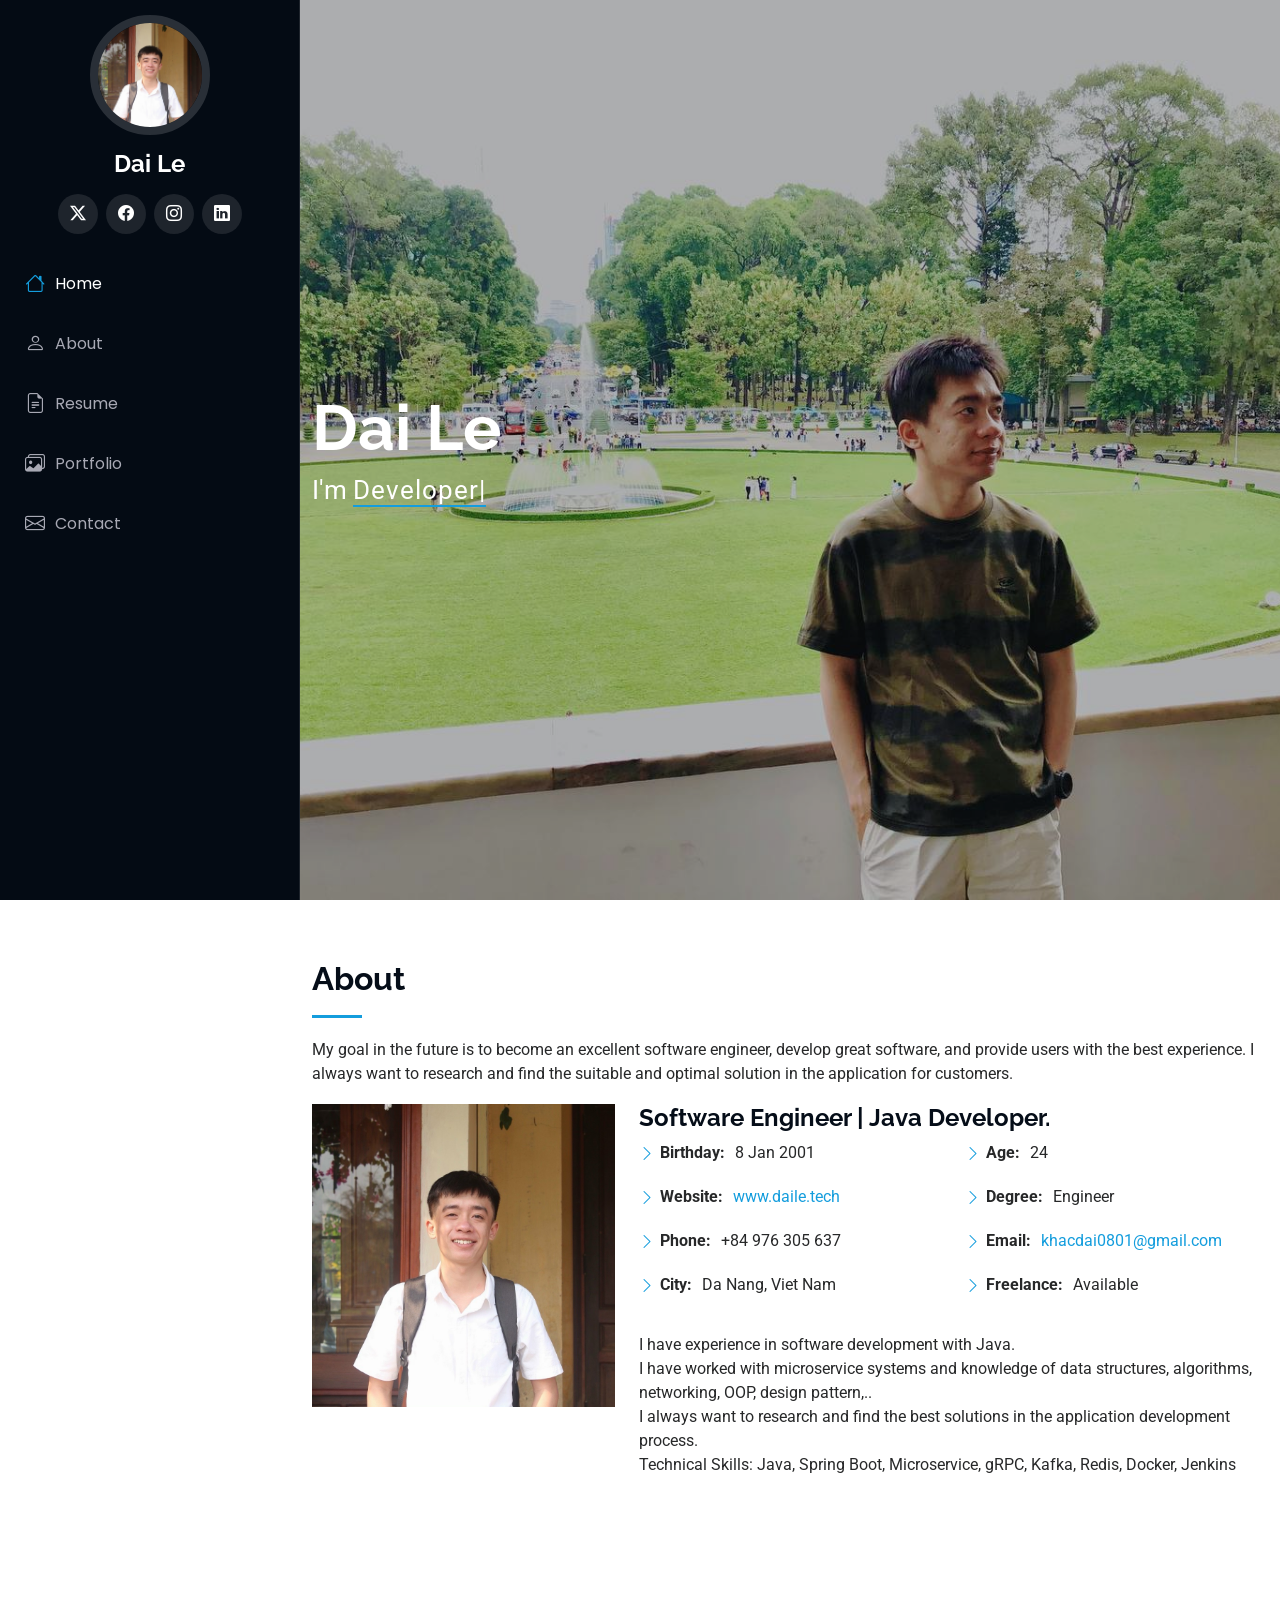
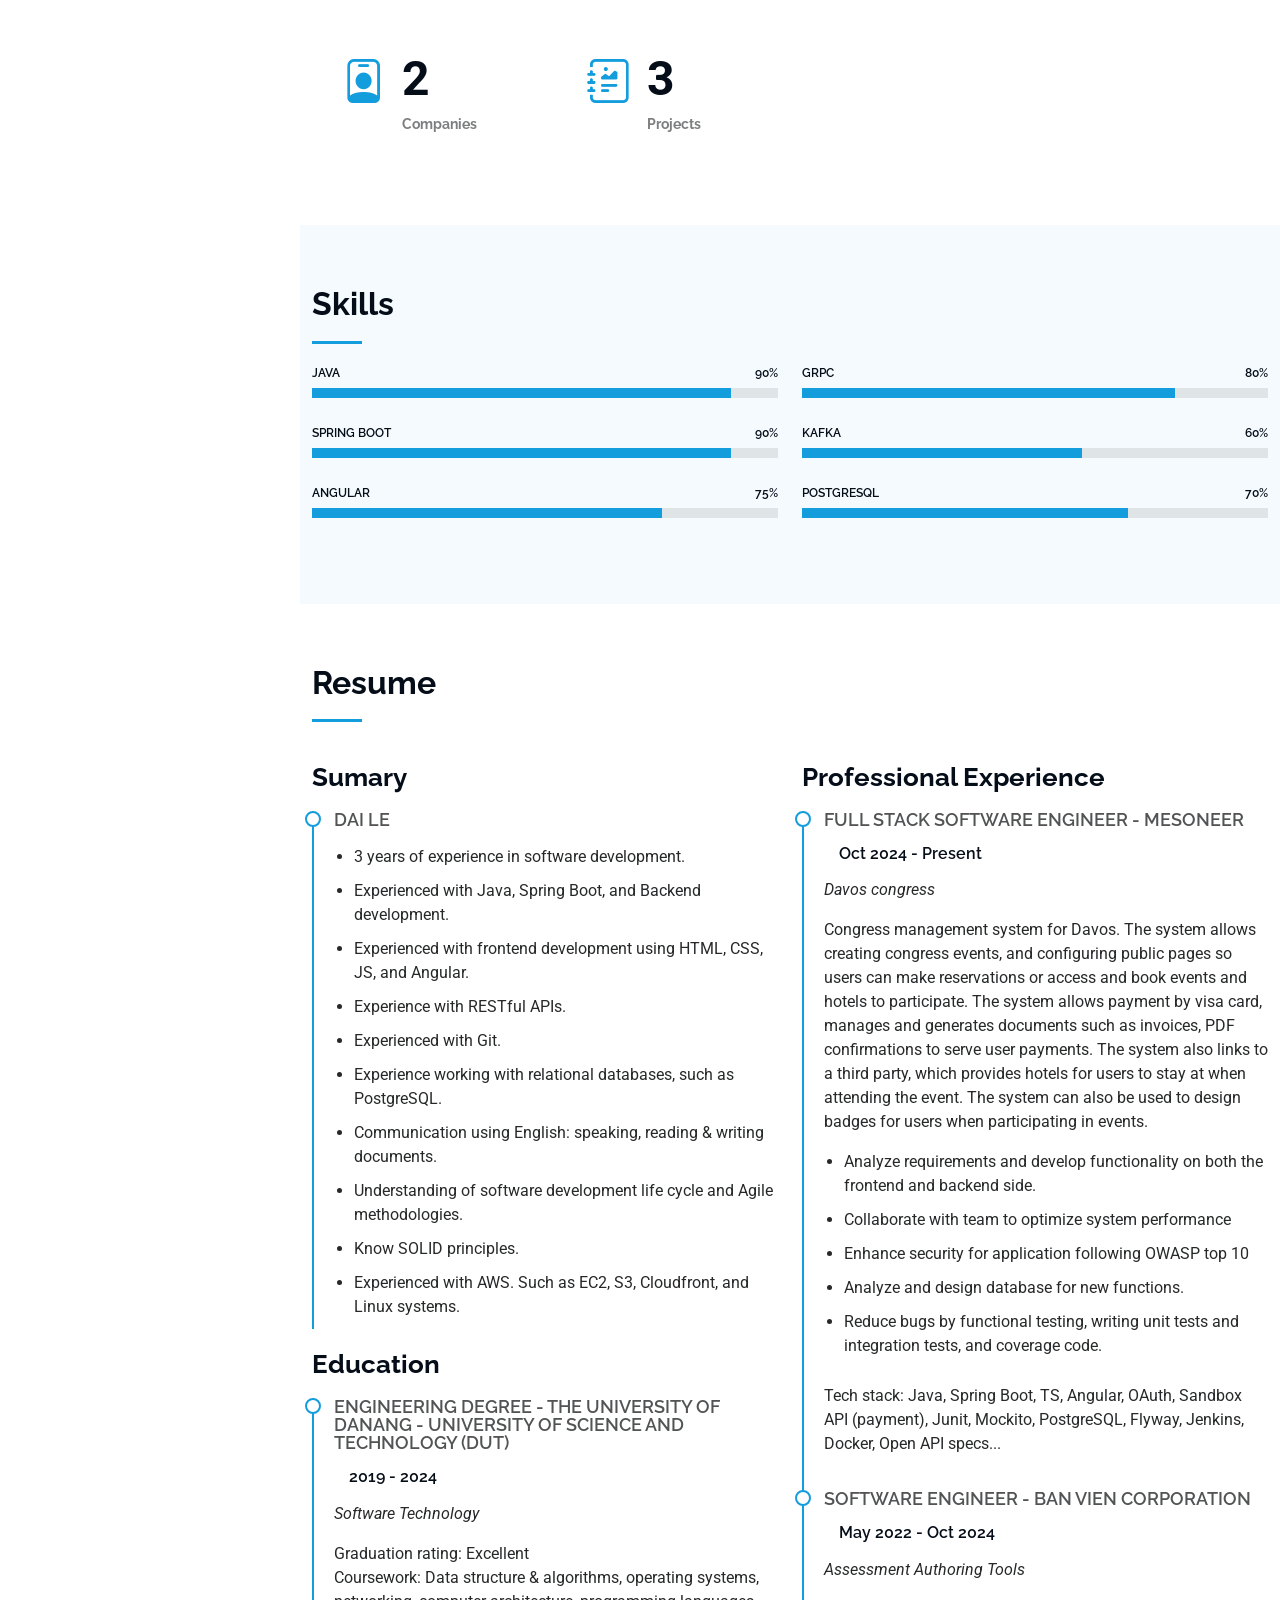
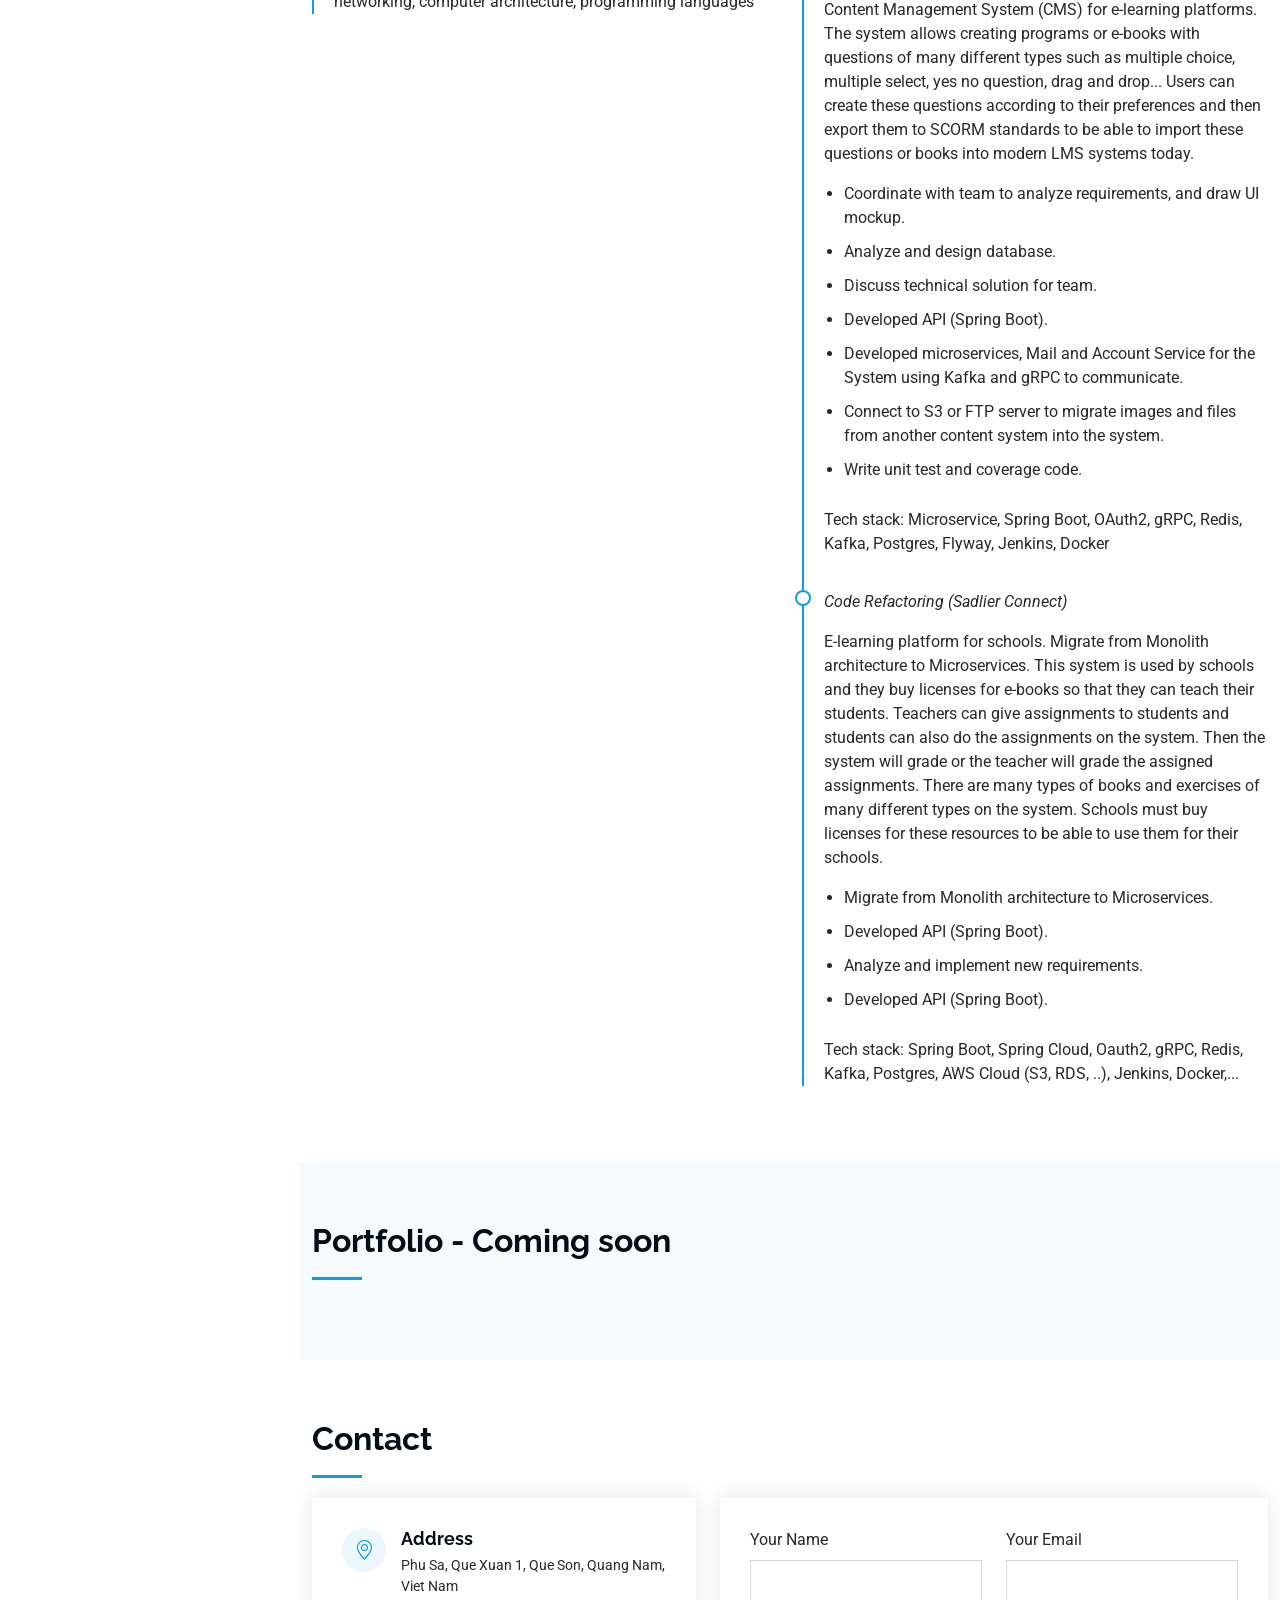
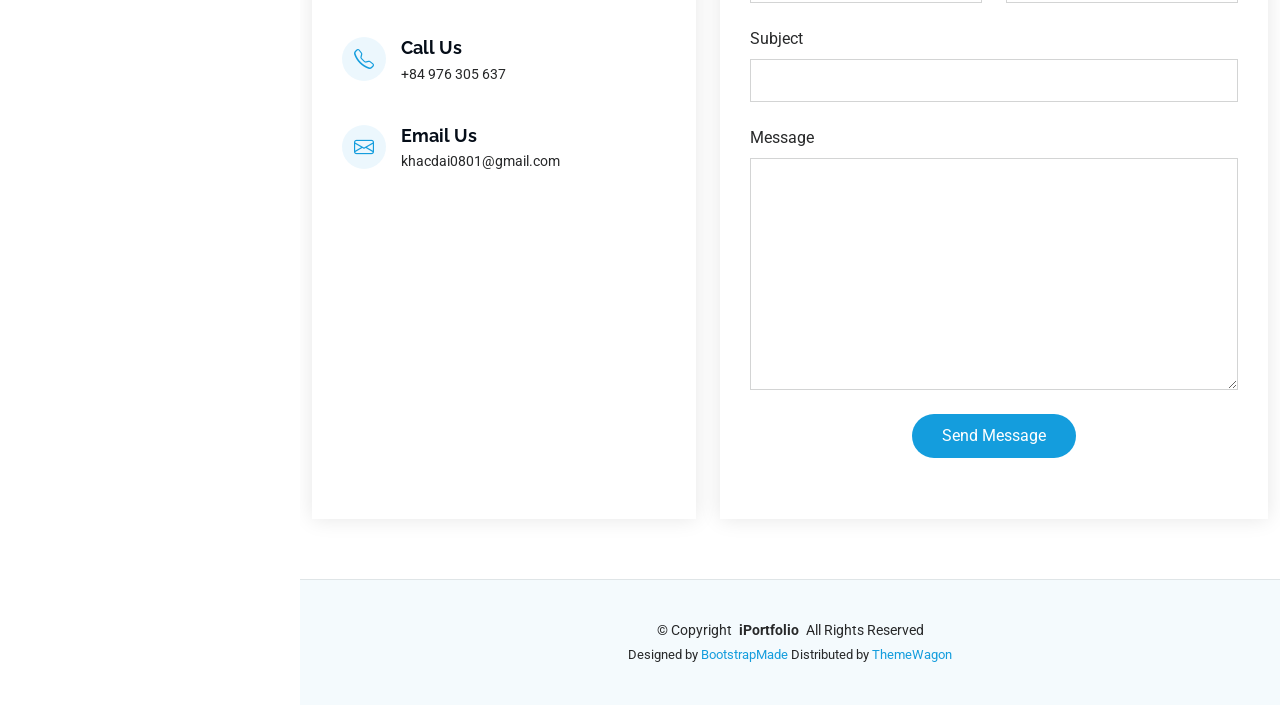
<file: index.html>
<!DOCTYPE html>
<html lang="en">

<head>
  <meta charset="utf-8">
  <meta content="width=device-width, initial-scale=1.0" name="viewport">
  <title>Dai Le Profile</title>
  <meta content="" name="description">
  <meta content="" name="keywords">

  <!-- Favicons -->
  <link href="assets/img/daile-blog.png" rel="icon">
  <link href="assets/img/apple-touch-icon.png" rel="apple-touch-icon">

  <!-- Fonts -->
  <link href="https://fonts.googleapis.com" rel="preconnect">
  <link href="https://fonts.gstatic.com" rel="preconnect" crossorigin>
  <link href="https://fonts.googleapis.com/css2?family=Roboto:ital,wght@0,100;0,300;0,400;0,500;0,700;0,900;1,100;1,300;1,400;1,500;1,700;1,900&family=Poppins:ital,wght@0,100;0,200;0,300;0,400;0,500;0,600;0,700;0,800;0,900;1,100;1,200;1,300;1,400;1,500;1,600;1,700;1,800;1,900&family=Raleway:ital,wght@0,100;0,200;0,300;0,400;0,500;0,600;0,700;0,800;0,900;1,100;1,200;1,300;1,400;1,500;1,600;1,700;1,800;1,900&display=swap" rel="stylesheet">

  <!-- Vendor CSS Files -->
  <link href="assets/vendor/bootstrap/css/bootstrap.min.css" rel="stylesheet">
  <link href="assets/vendor/bootstrap-icons/bootstrap-icons.css" rel="stylesheet">
  <link href="assets/vendor/aos/aos.css" rel="stylesheet">
  <link href="assets/vendor/glightbox/css/glightbox.min.css" rel="stylesheet">
  <link href="assets/vendor/swiper/swiper-bundle.min.css" rel="stylesheet">

  <!-- Main CSS File -->
  <link href="assets/css/main.css" rel="stylesheet">

  <!-- =======================================================
  * Template Name: iPortfolio
  * Template URL: https://bootstrapmade.com/iportfolio-bootstrap-portfolio-websites-template/
  * Updated: Jun 29 2024 with Bootstrap v5.3.3
  * Author: BootstrapMade.com
  * License: https://bootstrapmade.com/license/
  ======================================================== -->
</head>

<body class="index-page">

  <header id="header" class="header dark-background d-flex flex-column">
    <i class="header-toggle d-xl-none bi bi-list"></i>

    <div class="profile-img">
      <img src="assets/img/my-profile-img.jpeg" alt="" class="img-fluid rounded-circle">
    </div>

    <a href="index.html" class="logo d-flex align-items-center justify-content-center">
      <!-- Uncomment the line below if you also wish to use an image logo -->
      <!-- <img src="assets/img/logo.png" alt=""> -->
      <h1 class="sitename">Dai Le</h1>
    </a>

    <div class="social-links text-center">
      <a href="#" class="twitter"><i class="bi bi-twitter-x"></i></a>
      <a href="https://www.facebook.com/dailleeka/" target="_blank" class="facebook"><i class="bi bi-facebook"></i></a>
      <a href="https://instagram.com/daileka_" target="_blank" class="instagram"><i class="bi bi-instagram"></i></a>
      <a href="https://linkedin.com/in/daile0812" target="_blank" class="linkedin"><i class="bi bi-linkedin"></i></a>
    </div>

    <nav id="navmenu" class="navmenu">
      <ul>
        <li><a href="#hero" class="active"><i class="bi bi-house navicon"></i>Home</a></li>
        <li><a href="#about"><i class="bi bi-person navicon"></i> About</a></li>
        <li><a href="#resume"><i class="bi bi-file-earmark-text navicon"></i> Resume</a></li>
        <li><a href="#portfolio"><i class="bi bi-images navicon"></i> Portfolio</a></li>
        <li><a href="#contact"><i class="bi bi-envelope navicon"></i> Contact</a></li>
      </ul>
    </nav>

  </header>

  <main class="main">

    <!-- Hero Section -->
    <section id="hero" class="hero section dark-background">

      <img src="assets/img/cover_photo.jpg" alt="" data-aos="fade-in" class="">

      <div class="container" data-aos="fade-up" data-aos-delay="100">
        <h2>Dai Le</h2>
        <p>I'm <span class="typed" data-typed-items="Developer">Developer</span><span class="typed-cursor typed-cursor--blink" aria-hidden="true"></span><span class="typed-cursor typed-cursor--blink" aria-hidden="true"></span></p>
      </div>

    </section><!-- /Hero Section -->

    <!-- About Section -->
    <section id="about" class="about section">

      <!-- Section Title -->
      <div class="container section-title" data-aos="fade-up">
        <h2>About</h2>
        <p>My goal in the future is to become an excellent software engineer, develop great software, and provide users with the best experience. I always want to research and find the suitable and optimal solution in the application for customers.</p>
      </div><!-- End Section Title -->

      <div class="container" data-aos="fade-up" data-aos-delay="100">

        <div class="row gy-4 justify-content-center">
          <div class="col-lg-4">
            <img src="assets/img/my-profile-img.jpeg" class="img-fluid" alt="">
          </div>
          <div class="col-lg-8 content">
            <h2>Software Engineer | Java Developer.</h2>
            <div class="row">
              <div class="col-lg-6">
                <ul>
                  <li><i class="bi bi-chevron-right"></i> <strong>Birthday:</strong> <span>8 Jan 2001</span></li>
                  <li><i class="bi bi-chevron-right"></i> <strong>Website:</strong> <span><a href="https://daile.tech" target="_blank">www.daile.tech</a></span></li>
                  <li><i class="bi bi-chevron-right"></i> <strong>Phone:</strong> <span>+84 976 305 637</span></li>
                  <li><i class="bi bi-chevron-right"></i> <strong>City:</strong> <span>Da Nang, Viet Nam</span></li>
                </ul>
              </div>
              <div class="col-lg-6">
                <ul>
                  <li><i class="bi bi-chevron-right"></i> <strong>Age:</strong> <span>24</span></li>
                  <li><i class="bi bi-chevron-right"></i> <strong>Degree:</strong> <span>Engineer</span></li>
                  <li><i class="bi bi-chevron-right"></i> <strong>Email:</strong> <span><a href="mailto:khacdai0801@gmail.com">khacdai0801@gmail.com</a></span></li>
                  <li><i class="bi bi-chevron-right"></i> <strong>Freelance:</strong> <span>Available</span></li>
                </ul>
              </div>
            </div>
            <p class="py-3">
              I have experience in software development with Java.<br/>
              I have worked with microservice systems and knowledge of data structures, algorithms, networking, OOP, design pattern,..<br/>
              I always want to research and find the best solutions in the application development process.<br/>
              Technical Skills: Java, Spring Boot, Microservice, gRPC, Kafka, Redis, Docker, Jenkins<br/>
            </p>
          </div>
        </div>

      </div>

    </section><!-- /About Section -->

    <!-- Stats Section -->
    <section id="stats" class="stats section">

      <div class="container" data-aos="fade-up" data-aos-delay="100">

        <div class="row gy-4">
          <div class="col-lg-3 col-md-6">
            <div class="stats-item">
              <i class="bi bi-person-badge"></i>
              <span data-purecounter-start="0" data-purecounter-end="2" data-purecounter-duration="1" class="purecounter"></span>
              <p><strong>Companies</strong></p>
            </div>
          </div><!-- End Stats Item -->

          <div class="col-lg-3 col-md-6">
            <div class="stats-item">
              <i class="bi bi-journal-richtext"></i>
              <span data-purecounter-start="0" data-purecounter-end="3" data-purecounter-duration="1" class="purecounter"></span>
              <p><strong>Projects</strong></p>
            </div>
          </div><!-- End Stats Item -->
        </div>

      </div>

    </section><!-- /Stats Section -->

    <!-- Skills Section -->
    <section id="skills" class="skills section light-background">

      <!-- Section Title -->
      <div class="container section-title" data-aos="fade-up">
        <h2>Skills</h2>
      </div><!-- End Section Title -->

      <div class="container" data-aos="fade-up" data-aos-delay="100">

        <div class="row skills-content skills-animation">

          <div class="col-lg-6">

            <div class="progress">
              <span class="skill"><span>Java</span> <i class="val">90%</i></span>
              <div class="progress-bar-wrap">
                <div class="progress-bar" role="progressbar" aria-valuenow="90" aria-valuemin="0" aria-valuemax="100"></div>
              </div>
            </div><!-- End Skills Item -->

            <div class="progress">
              <span class="skill"><span>Spring Boot</span> <i class="val">90%</i></span>
              <div class="progress-bar-wrap">
                <div class="progress-bar" role="progressbar" aria-valuenow="90" aria-valuemin="0" aria-valuemax="100"></div>
              </div>
            </div><!-- End Skills Item -->

            <div class="progress">
              <span class="skill"><span>Angular</span> <i class="val">75%</i></span>
              <div class="progress-bar-wrap">
                <div class="progress-bar" role="progressbar" aria-valuenow="75" aria-valuemin="0" aria-valuemax="100"></div>
              </div>
            </div><!-- End Skills Item -->

          </div>

          <div class="col-lg-6">

            <div class="progress">
              <span class="skill"><span>gRPC</span> <i class="val">80%</i></span>
              <div class="progress-bar-wrap">
                <div class="progress-bar" role="progressbar" aria-valuenow="80" aria-valuemin="0" aria-valuemax="100"></div>
              </div>
            </div><!-- End Skills Item -->

            <div class="progress">
              <span class="skill"><span>Kafka</span> <i class="val">60%</i></span>
              <div class="progress-bar-wrap">
                <div class="progress-bar" role="progressbar" aria-valuenow="60" aria-valuemin="0" aria-valuemax="100"></div>
              </div>
            </div><!-- End Skills Item -->

            <div class="progress">
              <span class="skill"><span>PostgreSQL</span> <i class="val">70%</i></span>
              <div class="progress-bar-wrap">
                <div class="progress-bar" role="progressbar" aria-valuenow="70" aria-valuemin="0" aria-valuemax="100"></div>
              </div>
            </div><!-- End Skills Item -->

          </div>

        </div>

      </div>

    </section><!-- /Skills Section -->

    <!-- Resume Section -->
    <section id="resume" class="resume section">

      <!-- Section Title -->
      <div class="container section-title" data-aos="fade-up">
        <h2>Resume</h2>
      </div><!-- End Section Title -->

      <div class="container">

        <div class="row">

          <div class="col-lg-6" data-aos="fade-up" data-aos-delay="100">
            <h3 class="resume-title">Sumary</h3>

            <div class="resume-item pb-0">
              <h4>Dai Le</h4>
              <p>
              <ul>
                <li>3 years of experience in software development.</li>
                <li>Experienced with Java, Spring Boot, and Backend development.</li>
                <li>Experienced with frontend development using HTML, CSS, JS, and Angular.</li>
                <li>Experience with RESTful APIs.</li>
                <li>Experienced with Git.</li>
                <li>Experience working with relational databases, such as PostgreSQL.</li>
                <li>Communication using English: speaking, reading & writing documents.</li>
                <li>Understanding of software development life cycle and Agile methodologies.</li>
                <li>Know SOLID principles.</li>
                <li>Experienced with AWS. Such as EC2, S3, Cloudfront, and Linux systems.</li>
              </ul>
            </div><!-- Edn Resume Item -->

            <h3 class="resume-title">Education</h3>
            <div class="resume-item">
              <h4>Engineering Degree - The University of Danang - University of Science and Technology (DUT)</h4>
              <h5>2019 - 2024</h5>
              <p><em>Software Technology</em></p>
              <p>Graduation rating: Excellent<br/>
                Coursework: Data structure & algorithms, operating systems, networking, computer architecture, programming languages</p>
            </div><!-- Edn Resume Item -->
          </div>

          <div class="col-lg-6" data-aos="fade-up" data-aos-delay="200">
            <h3 class="resume-title">Professional Experience</h3>
            <div class="resume-item">
              <h4>Full Stack Software Engineer - Mesoneer</h4>
              <h5>Oct 2024 - Present</h5>
              <p><em>Davos congress</em></p>
              <p>Congress management system for Davos. The system allows creating congress events, and configuring public pages so
                users can make reservations or access and book events and hotels to participate. The system allows payment by visa card, manages and
                generates documents such as invoices, PDF confirmations to serve user payments. The system also links to a third party, which provides
                hotels for users to stay at when attending the event. The system can also be used to design badges for users when participating in events.</p>
              <ul>
                <li>Analyze requirements and develop functionality on both the frontend and backend side.</li>
                <li>Collaborate with team to optimize system performance</li>
                <li>Enhance security for application following OWASP top 10</li>
                <li>Analyze and design database for new functions.</li>
                <li>Reduce bugs by functional testing, writing unit tests and integration tests, and coverage code.</li>
              </ul>
              <p>Tech stack: Java, Spring Boot, TS, Angular, OAuth, Sandbox API (payment), Junit, Mockito, PostgreSQL, Flyway, Jenkins, Docker, Open
                API specs...</p>
            </div><!-- Edn Resume Item -->

            <div class="resume-item">
              <h4>Software Engineer - Ban Vien Corporation</h4>
              <h5>May 2022 - Oct 2024</h5>
              <p><em>Assessment Authoring Tools</em></p>
              <p>Content Management System (CMS) for e-learning platforms. The system allows creating programs or e-books with
                questions of many different types such as multiple choice, multiple select, yes no question, drag and drop... Users can create these questions
                according to their preferences and then export them to SCORM standards to be able to import these questions or books into modern LMS
                systems today.</p>
              <ul>
                <li>Coordinate with team to analyze requirements, and draw UI mockup.</li>
                <li>Analyze and design database.</li>
                <li>Discuss technical solution for team.</li>
                <li>Developed API (Spring Boot).</li>
                <li>Developed microservices, Mail and Account Service for the System using Kafka and gRPC to communicate.</li>
                <li>Connect to S3 or FTP server to migrate images and files from another content system into the system.</li>
                <li>Write unit test and coverage code.</li>
              </ul>
              <p>Tech stack: Microservice, Spring Boot, OAuth2, gRPC, Redis, Kafka, Postgres, Flyway, Jenkins, Docker</p>
            </div><!-- Edn Resume Item -->

            <div class="resume-item">
              <p><em>Code Refactoring (Sadlier Connect)</em></p>
              <p>E-learning platform for schools. Migrate from Monolith architecture to Microservices. This system is used by schools
                and they buy licenses for e-books so that they can teach their students. Teachers can give assignments to students and students can also do the
                assignments on the system. Then the system will grade or the teacher will grade the assigned assignments. There are many types of books
                and exercises of many different types on the system. Schools must buy licenses for these resources to be able to use them for their schools.</p>
              <ul>
                <li>Migrate from Monolith architecture to Microservices.</li>
                <li>Developed API (Spring Boot).</li>
                <li>Analyze and implement new requirements.</li>
                <li>Developed API (Spring Boot).</li>
              </ul>
              <p>Tech stack: Spring Boot, Spring Cloud, Oauth2, gRPC, Redis, Kafka, Postgres, AWS Cloud (S3, RDS, ..), Jenkins, Docker,...</p>
            </div><!-- Edn Resume Item -->

          </div>

        </div>

      </div>

    </section><!-- /Resume Section -->

    <!-- Portfolio Section -->
    <section id="portfolio" class="portfolio section light-background">

      <!-- Section Title -->
      <div class="container section-title" data-aos="fade-up">
        <h2>Portfolio - Coming soon</h2>
      </div><!-- End Section Title -->
    </section><!-- /Portfolio Section -->

    <!-- Contact Section -->
    <section id="contact" class="contact section">

      <!-- Section Title -->
      <div class="container section-title" data-aos="fade-up">
        <h2>Contact</h2>
      </div><!-- End Section Title -->

      <div class="container" data-aos="fade-up" data-aos-delay="100">

        <div class="row gy-4">

          <div class="col-lg-5">

            <div class="info-wrap">
              <div class="info-item d-flex" data-aos="fade-up" data-aos-delay="200">
                <i class="bi bi-geo-alt flex-shrink-0"></i>
                <div>
                  <h3>Address</h3>
                  <p>Phu Sa, Que Xuan 1, Que Son, Quang Nam, Viet Nam</p>
                </div>
              </div><!-- End Info Item -->

              <div class="info-item d-flex" data-aos="fade-up" data-aos-delay="300">
                <i class="bi bi-telephone flex-shrink-0"></i>
                <div>
                  <h3>Call Us</h3>
                  <p>+84 976 305 637</p>
                </div>
              </div><!-- End Info Item -->

              <div class="info-item d-flex" data-aos="fade-up" data-aos-delay="400">
                <i class="bi bi-envelope flex-shrink-0"></i>
                <div>
                  <h3>Email Us</h3>
                  <p>khacdai0801@gmail.com</p>
                </div>
              </div><!-- End Info Item -->

              <iframe src="https://www.google.com/maps/embed?pb=!1m14!1m12!1m3!1d367.79122903485285!2d108.30692055375803!3d15.81946594887235!2m3!1f0!2f0!3f0!3m2!1i1024!2i768!4f13.1!5e1!3m2!1sen!2s!4v1746808709648!5m2!1sen!2s" frameborder="0" style="border:0; width: 100%; height: 270px;" allowfullscreen="" loading="lazy" referrerpolicy="no-referrer-when-downgrade"></iframe>
            </div>
          </div>

          <div class="col-lg-7">
            <form action="forms/contact.php" method="post" class="php-email-form" data-aos="fade-up" data-aos-delay="200">
              <div class="row gy-4">

                <div class="col-md-6">
                  <label for="name-field" class="pb-2">Your Name</label>
                  <input type="text" name="name" id="name-field" class="form-control" required="">
                </div>

                <div class="col-md-6">
                  <label for="email-field" class="pb-2">Your Email</label>
                  <input type="email" class="form-control" name="email" id="email-field" required="">
                </div>

                <div class="col-md-12">
                  <label for="subject-field" class="pb-2">Subject</label>
                  <input type="text" class="form-control" name="subject" id="subject-field" required="">
                </div>

                <div class="col-md-12">
                  <label for="message-field" class="pb-2">Message</label>
                  <textarea class="form-control" name="message" rows="10" id="message-field" required=""></textarea>
                </div>

                <div class="col-md-12 text-center">
                  <div class="loading">Loading</div>
                  <div class="error-message"></div>
                  <div class="sent-message">Your message has been sent. Thank you!</div>

                  <button type="submit">Send Message</button>
                </div>

              </div>
            </form>
          </div><!-- End Contact Form -->

        </div>

      </div>

    </section><!-- /Contact Section -->

  </main>

  <footer id="footer" class="footer position-relative light-background">

    <div class="container">
      <div class="copyright text-center ">
        <p>© <span>Copyright</span> <strong class="px-1 sitename">iPortfolio</strong> <span>All Rights Reserved</span></p>
      </div>
      <div class="credits">
        <!-- All the links in the footer should remain intact. -->
        <!-- You can delete the links only if you've purchased the pro version. -->
        <!-- Licensing information: https://bootstrapmade.com/license/ -->
        <!-- Purchase the pro version with working PHP/AJAX contact form: [buy-url] -->
        Designed by <a href="https://bootstrapmade.com/">BootstrapMade</a> Distributed by <a href="https://themewagon.com">ThemeWagon</a>
      </div>
    </div>

  </footer>

  <!-- Scroll Top -->
  <a href="#" id="scroll-top" class="scroll-top d-flex align-items-center justify-content-center"><i class="bi bi-arrow-up-short"></i></a>

  <!-- Preloader -->
  <div id="preloader"></div>

  <!-- Vendor JS Files -->
  <script src="assets/vendor/bootstrap/js/bootstrap.bundle.min.js"></script>
  <script src="assets/vendor/php-email-form/validate.js"></script>
  <script src="assets/vendor/aos/aos.js"></script>
  <script src="assets/vendor/typed.js/typed.umd.js"></script>
  <script src="assets/vendor/purecounter/purecounter_vanilla.js"></script>
  <script src="assets/vendor/waypoints/noframework.waypoints.js"></script>
  <script src="assets/vendor/glightbox/js/glightbox.min.js"></script>
  <script src="assets/vendor/imagesloaded/imagesloaded.pkgd.min.js"></script>
  <script src="assets/vendor/isotope-layout/isotope.pkgd.min.js"></script>
  <script src="assets/vendor/swiper/swiper-bundle.min.js"></script>

  <!-- Main JS File -->
  <script src="assets/js/main.js"></script>

</body>

</html>
</file>
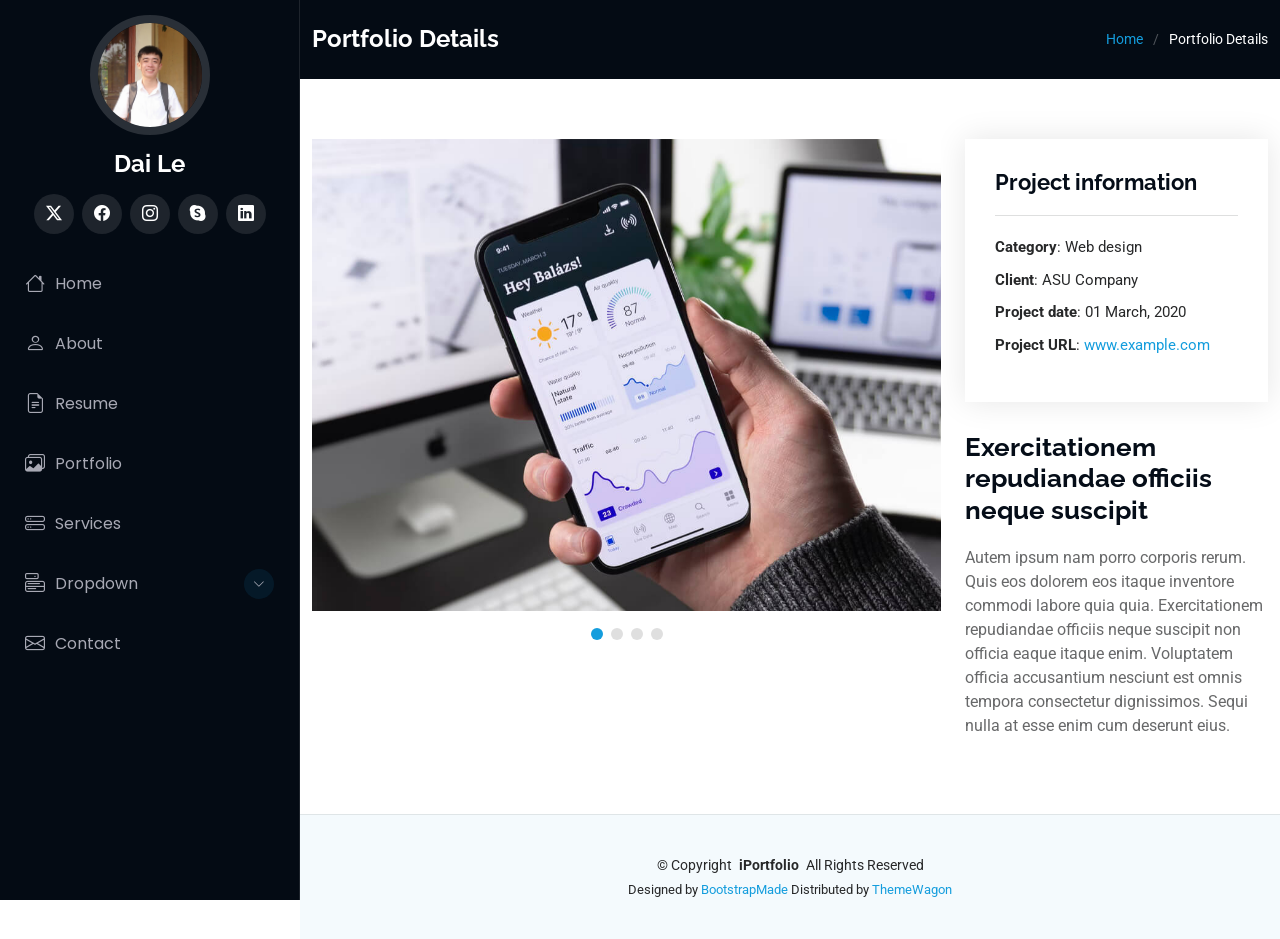
<file: portfolio-details.html>
<!DOCTYPE html>
<html lang="en">

<head>
  <meta charset="utf-8">
  <meta content="width=device-width, initial-scale=1.0" name="viewport">
  <title>Portfolio Details - iPortfolio Bootstrap Template</title>
  <meta content="" name="description">
  <meta content="" name="keywords">

  <!-- Favicons -->
  <link href="assets/img/favicon.png" rel="icon">
  <link href="assets/img/apple-touch-icon.png" rel="apple-touch-icon">

  <!-- Fonts -->
  <link href="https://fonts.googleapis.com" rel="preconnect">
  <link href="https://fonts.gstatic.com" rel="preconnect" crossorigin>
  <link href="https://fonts.googleapis.com/css2?family=Roboto:ital,wght@0,100;0,300;0,400;0,500;0,700;0,900;1,100;1,300;1,400;1,500;1,700;1,900&family=Poppins:ital,wght@0,100;0,200;0,300;0,400;0,500;0,600;0,700;0,800;0,900;1,100;1,200;1,300;1,400;1,500;1,600;1,700;1,800;1,900&family=Raleway:ital,wght@0,100;0,200;0,300;0,400;0,500;0,600;0,700;0,800;0,900;1,100;1,200;1,300;1,400;1,500;1,600;1,700;1,800;1,900&display=swap" rel="stylesheet">

  <!-- Vendor CSS Files -->
  <link href="assets/vendor/bootstrap/css/bootstrap.min.css" rel="stylesheet">
  <link href="assets/vendor/bootstrap-icons/bootstrap-icons.css" rel="stylesheet">
  <link href="assets/vendor/aos/aos.css" rel="stylesheet">
  <link href="assets/vendor/glightbox/css/glightbox.min.css" rel="stylesheet">
  <link href="assets/vendor/swiper/swiper-bundle.min.css" rel="stylesheet">

  <!-- Main CSS File -->
  <link href="assets/css/main.css" rel="stylesheet">

  <!-- =======================================================
  * Template Name: iPortfolio
  * Template URL: https://bootstrapmade.com/iportfolio-bootstrap-portfolio-websites-template/
  * Updated: Jun 29 2024 with Bootstrap v5.3.3
  * Author: BootstrapMade.com
  * License: https://bootstrapmade.com/license/
  ======================================================== -->
</head>

<body class="portfolio-details-page">

  <header id="header" class="header dark-background d-flex flex-column">
    <i class="header-toggle d-xl-none bi bi-list"></i>

    <div class="profile-img">
      <img src="assets/img/my-profile-img.jpeg" alt="" class="img-fluid rounded-circle">
    </div>

    <a href="index.html" class="logo d-flex align-items-center justify-content-center">
      <!-- Uncomment the line below if you also wish to use an image logo -->
      <!-- <img src="assets/img/logo.png" alt=""> -->
      <h1 class="sitename">Dai Le</h1>
    </a>

    <div class="social-links text-center">
      <a href="#" class="twitter"><i class="bi bi-twitter-x"></i></a>
      <a href="#" class="facebook"><i class="bi bi-facebook"></i></a>
      <a href="#" class="instagram"><i class="bi bi-instagram"></i></a>
      <a href="#" class="google-plus"><i class="bi bi-skype"></i></a>
      <a href="#" class="linkedin"><i class="bi bi-linkedin"></i></a>
    </div>

    <nav id="navmenu" class="navmenu">
      <ul>
        <li><a href="#hero"><i class="bi bi-house navicon"></i>Home</a></li>
        <li><a href="#about"><i class="bi bi-person navicon"></i> About</a></li>
        <li><a href="#resume"><i class="bi bi-file-earmark-text navicon"></i> Resume</a></li>
        <li><a href="#portfolio"><i class="bi bi-images navicon"></i> Portfolio</a></li>
        <li><a href="#services"><i class="bi bi-hdd-stack navicon"></i> Services</a></li>
        <li class="dropdown"><a href="#"><i class="bi bi-menu-button navicon"></i> <span>Dropdown</span> <i class="bi bi-chevron-down toggle-dropdown"></i></a>
          <ul>
            <li><a href="#">Dropdown 1</a></li>
            <li class="dropdown"><a href="#"><span>Deep Dropdown</span> <i class="bi bi-chevron-down toggle-dropdown"></i></a>
              <ul>
                <li><a href="#">Deep Dropdown 1</a></li>
                <li><a href="#">Deep Dropdown 2</a></li>
                <li><a href="#">Deep Dropdown 3</a></li>
                <li><a href="#">Deep Dropdown 4</a></li>
                <li><a href="#">Deep Dropdown 5</a></li>
              </ul>
            </li>
            <li><a href="#">Dropdown 2</a></li>
            <li><a href="#">Dropdown 3</a></li>
            <li><a href="#">Dropdown 4</a></li>
          </ul>
        </li>
        <li><a href="#contact"><i class="bi bi-envelope navicon"></i> Contact</a></li>
      </ul>
    </nav>

  </header>

  <main class="main">

    <!-- Page Title -->
    <div class="page-title dark-background">
      <div class="container d-lg-flex justify-content-between align-items-center">
        <h1 class="mb-2 mb-lg-0">Portfolio Details</h1>
        <nav class="breadcrumbs">
          <ol>
            <li><a href="index.html">Home</a></li>
            <li class="current">Portfolio Details</li>
          </ol>
        </nav>
      </div>
    </div><!-- End Page Title -->

    <!-- Portfolio Details Section -->
    <section id="portfolio-details" class="portfolio-details section">

      <div class="container" data-aos="fade-up" data-aos-delay="100">

        <div class="row gy-4">

          <div class="col-lg-8">
            <div class="portfolio-details-slider swiper init-swiper">

              <script type="application/json" class="swiper-config">
                {
                  "loop": true,
                  "speed": 600,
                  "autoplay": {
                    "delay": 5000
                  },
                  "slidesPerView": "auto",
                  "pagination": {
                    "el": ".swiper-pagination",
                    "type": "bullets",
                    "clickable": true
                  }
                }
              </script>

              <div class="swiper-wrapper align-items-center">

                <div class="swiper-slide">
                  <img src="assets/img/portfolio/app-1.jpg" alt="">
                </div>

                <div class="swiper-slide">
                  <img src="assets/img/portfolio/product-1.jpg" alt="">
                </div>

                <div class="swiper-slide">
                  <img src="assets/img/portfolio/branding-1.jpg" alt="">
                </div>

                <div class="swiper-slide">
                  <img src="assets/img/portfolio/books-1.jpg" alt="">
                </div>

              </div>
              <div class="swiper-pagination"></div>
            </div>
          </div>

          <div class="col-lg-4">
            <div class="portfolio-info" data-aos="fade-up" data-aos-delay="200">
              <h3>Project information</h3>
              <ul>
                <li><strong>Category</strong>: Web design</li>
                <li><strong>Client</strong>: ASU Company</li>
                <li><strong>Project date</strong>: 01 March, 2020</li>
                <li><strong>Project URL</strong>: <a href="#">www.example.com</a></li>
              </ul>
            </div>
            <div class="portfolio-description" data-aos="fade-up" data-aos-delay="300">
              <h2>Exercitationem repudiandae officiis neque suscipit</h2>
              <p>
                Autem ipsum nam porro corporis rerum. Quis eos dolorem eos itaque inventore commodi labore quia quia. Exercitationem repudiandae officiis neque suscipit non officia eaque itaque enim. Voluptatem officia accusantium nesciunt est omnis tempora consectetur dignissimos. Sequi nulla at esse enim cum deserunt eius.
              </p>
            </div>
          </div>

        </div>

      </div>

    </section><!-- /Portfolio Details Section -->

  </main>

  <footer id="footer" class="footer position-relative light-background">

    <div class="container">
      <div class="copyright text-center ">
        <p>© <span>Copyright</span> <strong class="px-1 sitename">iPortfolio</strong> <span>All Rights Reserved</span></p>
      </div>
      <div class="credits">
        <!-- All the links in the footer should remain intact. -->
        <!-- You can delete the links only if you've purchased the pro version. -->
        <!-- Licensing information: https://bootstrapmade.com/license/ -->
        <!-- Purchase the pro version with working PHP/AJAX contact form: [buy-url] -->
        Designed by <a href="https://bootstrapmade.com/">BootstrapMade</a> Distributed by <a href="https://themewagon.com">ThemeWagon</a>
      </div>
    </div>

  </footer>

  <!-- Scroll Top -->
  <a href="#" id="scroll-top" class="scroll-top d-flex align-items-center justify-content-center"><i class="bi bi-arrow-up-short"></i></a>

  <!-- Preloader -->
  <div id="preloader"></div>

  <!-- Vendor JS Files -->
  <script src="assets/vendor/bootstrap/js/bootstrap.bundle.min.js"></script>
  <script src="assets/vendor/php-email-form/validate.js"></script>
  <script src="assets/vendor/aos/aos.js"></script>
  <script src="assets/vendor/typed.js/typed.umd.js"></script>
  <script src="assets/vendor/purecounter/purecounter_vanilla.js"></script>
  <script src="assets/vendor/waypoints/noframework.waypoints.js"></script>
  <script src="assets/vendor/glightbox/js/glightbox.min.js"></script>
  <script src="assets/vendor/imagesloaded/imagesloaded.pkgd.min.js"></script>
  <script src="assets/vendor/isotope-layout/isotope.pkgd.min.js"></script>
  <script src="assets/vendor/swiper/swiper-bundle.min.js"></script>

  <!-- Main JS File -->
  <script src="assets/js/main.js"></script>

</body>

</html>
</file>
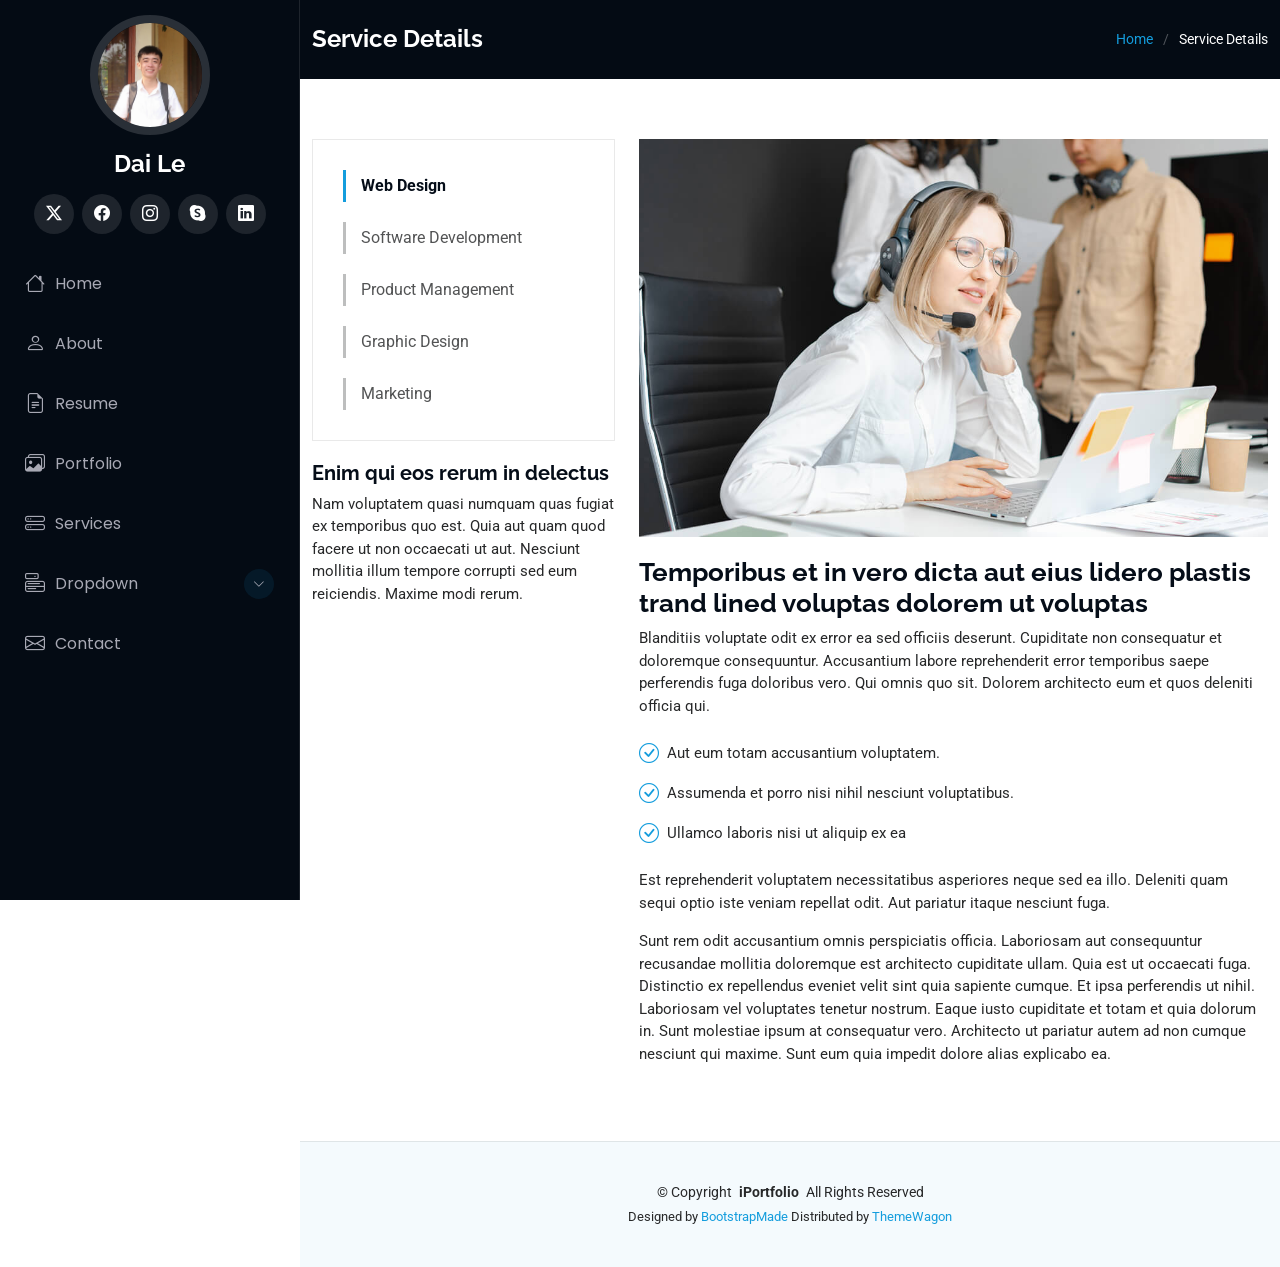
<file: service-details.html>
<!DOCTYPE html>
<html lang="en">

<head>
  <meta charset="utf-8">
  <meta content="width=device-width, initial-scale=1.0" name="viewport">
  <title>Service Details - iPortfolio Bootstrap Template</title>
  <meta content="" name="description">
  <meta content="" name="keywords">

  <!-- Favicons -->
  <link href="assets/img/favicon.png" rel="icon">
  <link href="assets/img/apple-touch-icon.png" rel="apple-touch-icon">

  <!-- Fonts -->
  <link href="https://fonts.googleapis.com" rel="preconnect">
  <link href="https://fonts.gstatic.com" rel="preconnect" crossorigin>
  <link href="https://fonts.googleapis.com/css2?family=Roboto:ital,wght@0,100;0,300;0,400;0,500;0,700;0,900;1,100;1,300;1,400;1,500;1,700;1,900&family=Poppins:ital,wght@0,100;0,200;0,300;0,400;0,500;0,600;0,700;0,800;0,900;1,100;1,200;1,300;1,400;1,500;1,600;1,700;1,800;1,900&family=Raleway:ital,wght@0,100;0,200;0,300;0,400;0,500;0,600;0,700;0,800;0,900;1,100;1,200;1,300;1,400;1,500;1,600;1,700;1,800;1,900&display=swap" rel="stylesheet">

  <!-- Vendor CSS Files -->
  <link href="assets/vendor/bootstrap/css/bootstrap.min.css" rel="stylesheet">
  <link href="assets/vendor/bootstrap-icons/bootstrap-icons.css" rel="stylesheet">
  <link href="assets/vendor/aos/aos.css" rel="stylesheet">
  <link href="assets/vendor/glightbox/css/glightbox.min.css" rel="stylesheet">
  <link href="assets/vendor/swiper/swiper-bundle.min.css" rel="stylesheet">

  <!-- Main CSS File -->
  <link href="assets/css/main.css" rel="stylesheet">

  <!-- =======================================================
  * Template Name: iPortfolio
  * Template URL: https://bootstrapmade.com/iportfolio-bootstrap-portfolio-websites-template/
  * Updated: Jun 29 2024 with Bootstrap v5.3.3
  * Author: BootstrapMade.com
  * License: https://bootstrapmade.com/license/
  ======================================================== -->
</head>

<body class="service-details-page">

  <header id="header" class="header dark-background d-flex flex-column">
    <i class="header-toggle d-xl-none bi bi-list"></i>

    <div class="profile-img">
      <img src="assets/img/my-profile-img.jpeg" alt="" class="img-fluid rounded-circle">
    </div>

    <a href="index.html" class="logo d-flex align-items-center justify-content-center">
      <!-- Uncomment the line below if you also wish to use an image logo -->
      <!-- <img src="assets/img/logo.png" alt=""> -->
      <h1 class="sitename">Dai Le</h1>
    </a>

    <div class="social-links text-center">
      <a href="#" class="twitter"><i class="bi bi-twitter-x"></i></a>
      <a href="#" class="facebook"><i class="bi bi-facebook"></i></a>
      <a href="#" class="instagram"><i class="bi bi-instagram"></i></a>
      <a href="#" class="google-plus"><i class="bi bi-skype"></i></a>
      <a href="#" class="linkedin"><i class="bi bi-linkedin"></i></a>
    </div>

    <nav id="navmenu" class="navmenu">
      <ul>
        <li><a href="#hero"><i class="bi bi-house navicon"></i>Home</a></li>
        <li><a href="#about"><i class="bi bi-person navicon"></i> About</a></li>
        <li><a href="#resume"><i class="bi bi-file-earmark-text navicon"></i> Resume</a></li>
        <li><a href="#portfolio"><i class="bi bi-images navicon"></i> Portfolio</a></li>
        <li><a href="#services"><i class="bi bi-hdd-stack navicon"></i> Services</a></li>
        <li class="dropdown"><a href="#"><i class="bi bi-menu-button navicon"></i> <span>Dropdown</span> <i class="bi bi-chevron-down toggle-dropdown"></i></a>
          <ul>
            <li><a href="#">Dropdown 1</a></li>
            <li class="dropdown"><a href="#"><span>Deep Dropdown</span> <i class="bi bi-chevron-down toggle-dropdown"></i></a>
              <ul>
                <li><a href="#">Deep Dropdown 1</a></li>
                <li><a href="#">Deep Dropdown 2</a></li>
                <li><a href="#">Deep Dropdown 3</a></li>
                <li><a href="#">Deep Dropdown 4</a></li>
                <li><a href="#">Deep Dropdown 5</a></li>
              </ul>
            </li>
            <li><a href="#">Dropdown 2</a></li>
            <li><a href="#">Dropdown 3</a></li>
            <li><a href="#">Dropdown 4</a></li>
          </ul>
        </li>
        <li><a href="#contact"><i class="bi bi-envelope navicon"></i> Contact</a></li>
      </ul>
    </nav>

  </header>

  <main class="main">

    <!-- Page Title -->
    <div class="page-title dark-background">
      <div class="container d-lg-flex justify-content-between align-items-center">
        <h1 class="mb-2 mb-lg-0">Service Details</h1>
        <nav class="breadcrumbs">
          <ol>
            <li><a href="index.html">Home</a></li>
            <li class="current">Service Details</li>
          </ol>
        </nav>
      </div>
    </div><!-- End Page Title -->

    <!-- Service Details Section -->
    <section id="service-details" class="service-details section">

      <div class="container">

        <div class="row gy-4">

          <div class="col-lg-4" data-aos="fade-up" data-aos-delay="100">
            <div class="services-list">
              <a href="#" class="active">Web Design</a>
              <a href="#">Software Development</a>
              <a href="#">Product Management</a>
              <a href="#">Graphic Design</a>
              <a href="#">Marketing</a>
            </div>

            <h4>Enim qui eos rerum in delectus</h4>
            <p>Nam voluptatem quasi numquam quas fugiat ex temporibus quo est. Quia aut quam quod facere ut non occaecati ut aut. Nesciunt mollitia illum tempore corrupti sed eum reiciendis. Maxime modi rerum.</p>
          </div>

          <div class="col-lg-8" data-aos="fade-up" data-aos-delay="200">
            <img src="assets/img/services.jpg" alt="" class="img-fluid services-img">
            <h3>Temporibus et in vero dicta aut eius lidero plastis trand lined voluptas dolorem ut voluptas</h3>
            <p>
              Blanditiis voluptate odit ex error ea sed officiis deserunt. Cupiditate non consequatur et doloremque consequuntur. Accusantium labore reprehenderit error temporibus saepe perferendis fuga doloribus vero. Qui omnis quo sit. Dolorem architecto eum et quos deleniti officia qui.
            </p>
            <ul>
              <li><i class="bi bi-check-circle"></i> <span>Aut eum totam accusantium voluptatem.</span></li>
              <li><i class="bi bi-check-circle"></i> <span>Assumenda et porro nisi nihil nesciunt voluptatibus.</span></li>
              <li><i class="bi bi-check-circle"></i> <span>Ullamco laboris nisi ut aliquip ex ea</span></li>
            </ul>
            <p>
              Est reprehenderit voluptatem necessitatibus asperiores neque sed ea illo. Deleniti quam sequi optio iste veniam repellat odit. Aut pariatur itaque nesciunt fuga.
            </p>
            <p>
              Sunt rem odit accusantium omnis perspiciatis officia. Laboriosam aut consequuntur recusandae mollitia doloremque est architecto cupiditate ullam. Quia est ut occaecati fuga. Distinctio ex repellendus eveniet velit sint quia sapiente cumque. Et ipsa perferendis ut nihil. Laboriosam vel voluptates tenetur nostrum. Eaque iusto cupiditate et totam et quia dolorum in. Sunt molestiae ipsum at consequatur vero. Architecto ut pariatur autem ad non cumque nesciunt qui maxime. Sunt eum quia impedit dolore alias explicabo ea.
            </p>
          </div>

        </div>

      </div>

    </section><!-- /Service Details Section -->

  </main>

  <footer id="footer" class="footer position-relative light-background">

    <div class="container">
      <div class="copyright text-center ">
        <p>© <span>Copyright</span> <strong class="px-1 sitename">iPortfolio</strong> <span>All Rights Reserved</span></p>
      </div>
      <div class="credits">
        <!-- All the links in the footer should remain intact. -->
        <!-- You can delete the links only if you've purchased the pro version. -->
        <!-- Licensing information: https://bootstrapmade.com/license/ -->
        <!-- Purchase the pro version with working PHP/AJAX contact form: [buy-url] -->
        Designed by <a href="https://bootstrapmade.com/">BootstrapMade</a> Distributed by <a href="https://themewagon.com">ThemeWagon</a>
      </div>
    </div>

  </footer>

  <!-- Scroll Top -->
  <a href="#" id="scroll-top" class="scroll-top d-flex align-items-center justify-content-center"><i class="bi bi-arrow-up-short"></i></a>

  <!-- Preloader -->
  <div id="preloader"></div>

  <!-- Vendor JS Files -->
  <script src="assets/vendor/bootstrap/js/bootstrap.bundle.min.js"></script>
  <script src="assets/vendor/php-email-form/validate.js"></script>
  <script src="assets/vendor/aos/aos.js"></script>
  <script src="assets/vendor/typed.js/typed.umd.js"></script>
  <script src="assets/vendor/purecounter/purecounter_vanilla.js"></script>
  <script src="assets/vendor/waypoints/noframework.waypoints.js"></script>
  <script src="assets/vendor/glightbox/js/glightbox.min.js"></script>
  <script src="assets/vendor/imagesloaded/imagesloaded.pkgd.min.js"></script>
  <script src="assets/vendor/isotope-layout/isotope.pkgd.min.js"></script>
  <script src="assets/vendor/swiper/swiper-bundle.min.js"></script>

  <!-- Main JS File -->
  <script src="assets/js/main.js"></script>

</body>

</html>
</file>
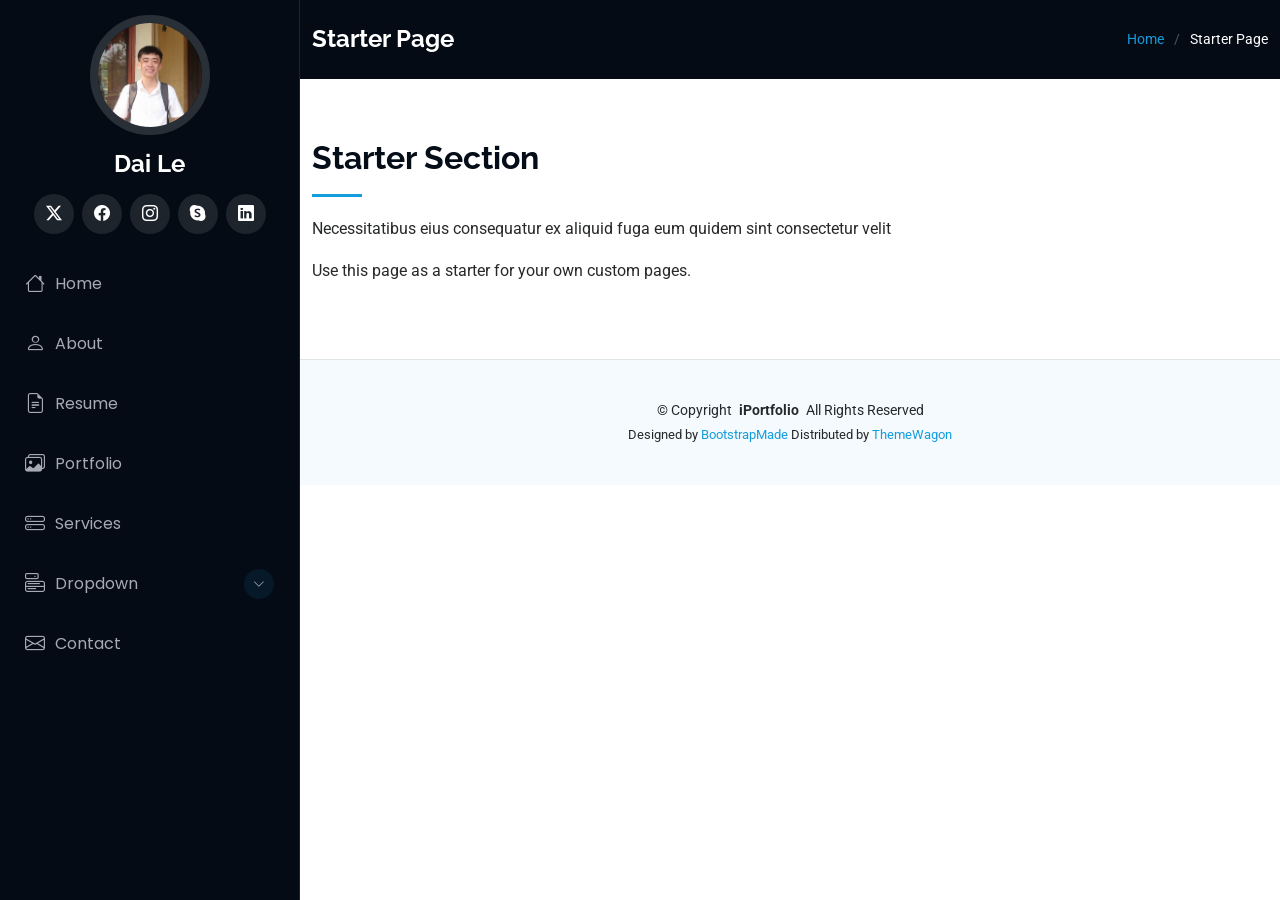
<file: starter-page.html>
<!DOCTYPE html>
<html lang="en">

<head>
  <meta charset="utf-8">
  <meta content="width=device-width, initial-scale=1.0" name="viewport">
  <title>Starter Page - iPortfolio Bootstrap Template</title>
  <meta content="" name="description">
  <meta content="" name="keywords">

  <!-- Favicons -->
  <link href="assets/img/favicon.png" rel="icon">
  <link href="assets/img/apple-touch-icon.png" rel="apple-touch-icon">

  <!-- Fonts -->
  <link href="https://fonts.googleapis.com" rel="preconnect">
  <link href="https://fonts.gstatic.com" rel="preconnect" crossorigin>
  <link href="https://fonts.googleapis.com/css2?family=Roboto:ital,wght@0,100;0,300;0,400;0,500;0,700;0,900;1,100;1,300;1,400;1,500;1,700;1,900&family=Poppins:ital,wght@0,100;0,200;0,300;0,400;0,500;0,600;0,700;0,800;0,900;1,100;1,200;1,300;1,400;1,500;1,600;1,700;1,800;1,900&family=Raleway:ital,wght@0,100;0,200;0,300;0,400;0,500;0,600;0,700;0,800;0,900;1,100;1,200;1,300;1,400;1,500;1,600;1,700;1,800;1,900&display=swap" rel="stylesheet">

  <!-- Vendor CSS Files -->
  <link href="assets/vendor/bootstrap/css/bootstrap.min.css" rel="stylesheet">
  <link href="assets/vendor/bootstrap-icons/bootstrap-icons.css" rel="stylesheet">
  <link href="assets/vendor/aos/aos.css" rel="stylesheet">
  <link href="assets/vendor/glightbox/css/glightbox.min.css" rel="stylesheet">
  <link href="assets/vendor/swiper/swiper-bundle.min.css" rel="stylesheet">

  <!-- Main CSS File -->
  <link href="assets/css/main.css" rel="stylesheet">

  <!-- =======================================================
  * Template Name: iPortfolio
  * Template URL: https://bootstrapmade.com/iportfolio-bootstrap-portfolio-websites-template/
  * Updated: Jun 29 2024 with Bootstrap v5.3.3
  * Author: BootstrapMade.com
  * License: https://bootstrapmade.com/license/
  ======================================================== -->
</head>

<body class="starter-page-page">

  <header id="header" class="header dark-background d-flex flex-column">
    <i class="header-toggle d-xl-none bi bi-list"></i>

    <div class="profile-img">
      <img src="assets/img/my-profile-img.jpeg" alt="" class="img-fluid rounded-circle">
    </div>

    <a href="index.html" class="logo d-flex align-items-center justify-content-center">
      <!-- Uncomment the line below if you also wish to use an image logo -->
      <!-- <img src="assets/img/logo.png" alt=""> -->
      <h1 class="sitename">Dai Le</h1>
    </a>

    <div class="social-links text-center">
      <a href="#" class="twitter"><i class="bi bi-twitter-x"></i></a>
      <a href="#" class="facebook"><i class="bi bi-facebook"></i></a>
      <a href="#" class="instagram"><i class="bi bi-instagram"></i></a>
      <a href="#" class="google-plus"><i class="bi bi-skype"></i></a>
      <a href="#" class="linkedin"><i class="bi bi-linkedin"></i></a>
    </div>

    <nav id="navmenu" class="navmenu">
      <ul>
        <li><a href="#hero"><i class="bi bi-house navicon"></i>Home</a></li>
        <li><a href="#about"><i class="bi bi-person navicon"></i> About</a></li>
        <li><a href="#resume"><i class="bi bi-file-earmark-text navicon"></i> Resume</a></li>
        <li><a href="#portfolio"><i class="bi bi-images navicon"></i> Portfolio</a></li>
        <li><a href="#services"><i class="bi bi-hdd-stack navicon"></i> Services</a></li>
        <li class="dropdown"><a href="#"><i class="bi bi-menu-button navicon"></i> <span>Dropdown</span> <i class="bi bi-chevron-down toggle-dropdown"></i></a>
          <ul>
            <li><a href="#">Dropdown 1</a></li>
            <li class="dropdown"><a href="#"><span>Deep Dropdown</span> <i class="bi bi-chevron-down toggle-dropdown"></i></a>
              <ul>
                <li><a href="#">Deep Dropdown 1</a></li>
                <li><a href="#">Deep Dropdown 2</a></li>
                <li><a href="#">Deep Dropdown 3</a></li>
                <li><a href="#">Deep Dropdown 4</a></li>
                <li><a href="#">Deep Dropdown 5</a></li>
              </ul>
            </li>
            <li><a href="#">Dropdown 2</a></li>
            <li><a href="#">Dropdown 3</a></li>
            <li><a href="#">Dropdown 4</a></li>
          </ul>
        </li>
        <li><a href="#contact"><i class="bi bi-envelope navicon"></i> Contact</a></li>
      </ul>
    </nav>

  </header>

  <main class="main">

    <!-- Page Title -->
    <div class="page-title dark-background">
      <div class="container d-lg-flex justify-content-between align-items-center">
        <h1 class="mb-2 mb-lg-0">Starter Page</h1>
        <nav class="breadcrumbs">
          <ol>
            <li><a href="index.html">Home</a></li>
            <li class="current">Starter Page</li>
          </ol>
        </nav>
      </div>
    </div><!-- End Page Title -->

    <!-- Starter Section Section -->
    <section id="starter-section" class="starter-section section">

      <!-- Section Title -->
      <div class="container section-title" data-aos="fade-up">
        <h2>Starter Section</h2>
        <p>Necessitatibus eius consequatur ex aliquid fuga eum quidem sint consectetur velit</p>
      </div><!-- End Section Title -->

      <div class="container" data-aos="fade-up">
        <p>Use this page as a starter for your own custom pages.</p>
      </div>

    </section><!-- /Starter Section Section -->

  </main>

  <footer id="footer" class="footer position-relative light-background">

    <div class="container">
      <div class="copyright text-center ">
        <p>© <span>Copyright</span> <strong class="px-1 sitename">iPortfolio</strong> <span>All Rights Reserved</span></p>
      </div>
      <div class="credits">
        <!-- All the links in the footer should remain intact. -->
        <!-- You can delete the links only if you've purchased the pro version. -->
        <!-- Licensing information: https://bootstrapmade.com/license/ -->
        <!-- Purchase the pro version with working PHP/AJAX contact form: [buy-url] -->
        Designed by <a href="https://bootstrapmade.com/">BootstrapMade</a> Distributed by <a href="https://themewagon.com">ThemeWagon</a>
      </div>
    </div>

  </footer>

  <!-- Scroll Top -->
  <a href="#" id="scroll-top" class="scroll-top d-flex align-items-center justify-content-center"><i class="bi bi-arrow-up-short"></i></a>

  <!-- Preloader -->
  <div id="preloader"></div>

  <!-- Vendor JS Files -->
  <script src="assets/vendor/bootstrap/js/bootstrap.bundle.min.js"></script>
  <script src="assets/vendor/php-email-form/validate.js"></script>
  <script src="assets/vendor/aos/aos.js"></script>
  <script src="assets/vendor/typed.js/typed.umd.js"></script>
  <script src="assets/vendor/purecounter/purecounter_vanilla.js"></script>
  <script src="assets/vendor/waypoints/noframework.waypoints.js"></script>
  <script src="assets/vendor/glightbox/js/glightbox.min.js"></script>
  <script src="assets/vendor/imagesloaded/imagesloaded.pkgd.min.js"></script>
  <script src="assets/vendor/isotope-layout/isotope.pkgd.min.js"></script>
  <script src="assets/vendor/swiper/swiper-bundle.min.js"></script>

  <!-- Main JS File -->
  <script src="assets/js/main.js"></script>

</body>

</html>
</file>
<file: assets/css/main.css>
/**
* Template Name: iPortfolio
* Template URL: https://bootstrapmade.com/iportfolio-bootstrap-portfolio-websites-template/
* Updated: Jun 29 2024 with Bootstrap v5.3.3
* Author: BootstrapMade.com
* License: https://bootstrapmade.com/license/
*/

/*--------------------------------------------------------------
# Font & Color Variables
# Help: https://bootstrapmade.com/color-system/
--------------------------------------------------------------*/
/* Fonts */
:root {
  --default-font: "Roboto",  system-ui, -apple-system, "Segoe UI", Roboto, "Helvetica Neue", Arial, "Noto Sans", "Liberation Sans", sans-serif, "Apple Color Emoji", "Segoe UI Emoji", "Segoe UI Symbol", "Noto Color Emoji";
  --heading-font: "Raleway",  sans-serif;
  --nav-font: "Poppins",  sans-serif;
}

/* Global Colors - The following color variables are used throughout the website. Updating them here will change the color scheme of the entire website */
:root { 
  --background-color: #ffffff; /* Background color for the entire website, including individual sections */
  --default-color: #272829; /* Default color used for the majority of the text content across the entire website */
  --heading-color: #050d18; /* Color for headings, subheadings and title throughout the website */
  --accent-color: #149ddd; /* Accent color that represents your brand on the website. It's used for buttons, links, and other elements that need to stand out */
  --surface-color: #ffffff; /* The surface color is used as a background of boxed elements within sections, such as cards, icon boxes, or other elements that require a visual separation from the global background. */
  --contrast-color: #ffffff; /* Contrast color for text, ensuring readability against backgrounds of accent, heading, or default colors. */
}

/* Nav Menu Colors - The following color variables are used specifically for the navigation menu. They are separate from the global colors to allow for more customization options */
:root {
  --nav-color: #a8a9b4;  /* The default color of the main navmenu links */
  --nav-hover-color: #ffffff; /* Applied to main navmenu links when they are hovered over or active */
  --nav-mobile-background-color: #040b14; /* Used as the background color for mobile navigation menu */
  --nav-dropdown-background-color: #040b14; /* Used as the background color for dropdown items that appear when hovering over primary navigation items */
  --nav-dropdown-color: #a8a9b4; /* Used for navigation links of the dropdown items in the navigation menu. */
  --nav-dropdown-hover-color: #ffffff; /* Similar to --nav-hover-color, this color is applied to dropdown navigation links when they are hovered over. */
}

/* Color Presets - These classes override global colors when applied to any section or element, providing reuse of the sam color scheme. */

.light-background {
  --background-color: #f4fafd;
  --surface-color: #ffffff;
}

.dark-background {
  --background-color: #040b14;
  --default-color: #ffffff;
  --heading-color: #ffffff;
  --surface-color: #151f2b;
  --contrast-color: #ffffff;
}

/* Smooth scroll */
:root {
  scroll-behavior: smooth;
}

/*--------------------------------------------------------------
# General Styling & Shared Classes
--------------------------------------------------------------*/
body {
  color: var(--default-color);
  background-color: var(--background-color);
  font-family: var(--default-font);
}

a {
  color: var(--accent-color);
  text-decoration: none;
  transition: 0.3s;
}

a:hover {
  color: color-mix(in srgb, var(--accent-color), transparent 25%);
  text-decoration: none;
}

h1,
h2,
h3,
h4,
h5,
h6 {
  color: var(--heading-color);
  font-family: var(--heading-font);
}

/* PHP Email Form Messages
------------------------------*/
.php-email-form .error-message {
  display: none;
  background: #df1529;
  color: #ffffff;
  text-align: left;
  padding: 15px;
  margin-bottom: 24px;
  font-weight: 600;
}

.php-email-form .sent-message {
  display: none;
  color: #ffffff;
  background: #059652;
  text-align: center;
  padding: 15px;
  margin-bottom: 24px;
  font-weight: 600;
}

.php-email-form .loading {
  display: none;
  background: var(--surface-color);
  text-align: center;
  padding: 15px;
  margin-bottom: 24px;
}

.php-email-form .loading:before {
  content: "";
  display: inline-block;
  border-radius: 50%;
  width: 24px;
  height: 24px;
  margin: 0 10px -6px 0;
  border: 3px solid var(--accent-color);
  border-top-color: var(--surface-color);
  animation: php-email-form-loading 1s linear infinite;
}

@keyframes php-email-form-loading {
  0% {
    transform: rotate(0deg);
  }

  100% {
    transform: rotate(360deg);
  }
}

/*--------------------------------------------------------------
# Global Header
--------------------------------------------------------------*/
.header {
  color: var(--default-color);
  background-color: var(--background-color);
  position: fixed;
  top: 0;
  left: 0;
  bottom: 0;
  padding: 0 15px;
  width: 300px;
  transition: all ease-in-out 0.3s;
  overflow-y: auto;
  z-index: 997;
  border-right: 1px solid color-mix(in srgb, var(--default-color), transparent 90%);
}

.header .profile-img img {
  margin: 15px auto;
  display: block;
  width: 120px;
  border: 8px solid color-mix(in srgb, var(--default-color), transparent 85%);
}

.header .logo {
  line-height: 1;
  margin-bottom: 15px;
}

.header .logo img {
  max-height: 32px;
  margin-right: 8px;
}

.header .logo h1 {
  font-size: 24px;
  margin: 0;
  font-weight: 700;
  color: var(--heading-color);
}

.header .social-links {
  margin: 0 0 20px 0;
}

.header .social-links a {
  font-size: 16px;
  display: inline-flex;
  align-items: center;
  justify-content: center;
  background: color-mix(in srgb, var(--default-color), transparent 90%);
  color: var(--default-color);
  margin: 0 2px;
  border-radius: 50%;
  text-align: center;
  width: 40px;
  height: 40px;
  transition: 0.3s;
}

.header .social-links a:hover {
  color: var(--contrast-color);
  background: var(--accent-color);
}

@media (min-width: 1200px) {

  .header~main,
  .header~#footer {
    margin-left: 300px;
  }
}

@media (max-width: 1199px) {
  .header {
    left: -100%;
  }
}

.header.header-show {
  left: 0;
}

.header .header-toggle {
  color: var(--contrast-color);
  background-color: var(--accent-color);
  font-size: 22px;
  display: flex;
  align-items: center;
  justify-content: center;
  width: 40px;
  height: 40px;
  border-radius: 50%;
  cursor: pointer;
  position: fixed;
  top: 15px;
  right: 15px;
  z-index: 9999;
  transition: background-color 0.3s;
}

.header .header-toggle:hover {
  color: var(--contrast-color);
  background-color: color-mix(in srgb, var(--accent-color) 90%, white 15%);
}

/*--------------------------------------------------------------
# Navigation Menu
--------------------------------------------------------------*/
.mobile-nav-toggle {
  display: none;
}

.navmenu {
  padding: 0;
  z-index: 9997;
}

.navmenu ul {
  list-style: none;
  padding: 0 0 20px 0;
  margin: 0;
}

.navmenu a,
.navmenu a:focus {
  color: var(--nav-color);
  padding: 15px 10px;
  font-family: var(--nav-font);
  font-size: 16px;
  font-weight: 400;
  display: flex;
  align-items: center;
  white-space: nowrap;
  transition: 0.3s;
  width: 100%;
}

.navmenu a .navicon,
.navmenu a:focus .navicon {
  font-size: 20px;
  margin-right: 10px;
}

.navmenu a .toggle-dropdown,
.navmenu a:focus .toggle-dropdown {
  font-size: 12px;
  line-height: 0;
  margin-left: auto;
  width: 30px;
  height: 30px;
  display: flex;
  align-items: center;
  justify-content: center;
  border-radius: 50%;
  transition: 0.3s;
  flex-shrink: 0;
  background-color: color-mix(in srgb, var(--accent-color), transparent 90%);
}

.navmenu a .toggle-dropdown:hover,
.navmenu a:focus .toggle-dropdown:hover {
  background-color: var(--accent-color);
  color: var(--contrast-color);
}

.navmenu a:hover,
.navmenu .active,
.navmenu .active:focus {
  color: var(--nav-hover-color);
}

.navmenu a:hover .navicon,
.navmenu .active .navicon,
.navmenu .active:focus .navicon {
  color: var(--accent-color);
}

.navmenu .active .toggle-dropdown,
.navmenu .active:focus .toggle-dropdown {
  background-color: var(--accent-color);
  color: var(--contrast-color);
  transform: rotate(180deg);
}

.navmenu .dropdown {
  display: block;
}

.navmenu .dropdown a,
.navmenu .dropdown a:focus {
  color: --nav-dropdown-color;
}

.navmenu .dropdown a:hover,
.navmenu .dropdown .active,
.navmenu .dropdown .active:focus {
  color: var(--nav-dropdown-hover-color);
}

.navmenu .dropdown ul {
  position: static;
  display: none;
  z-index: 99;
  padding: 5px 10px;
  margin: 5px 10px;
  background-color: var(--nav-dropdown-background-color);
  border: 1px solid color-mix(in srgb, var(--default-color), transparent 90%);
  box-shadow: none;
  transition: all 0.5s ease-in-out;
}

.navmenu .dropdown ul ul {
  background-color: rgba(33, 37, 41, 0.1);
}

.navmenu .dropdown>.dropdown-active {
  display: block;
  background-color: rgba(33, 37, 41, 0.03);
}

/*--------------------------------------------------------------
# Global Footer
--------------------------------------------------------------*/
.footer {
  color: var(--default-color);
  background-color: var(--background-color);
  font-size: 14px;
  padding: 40px 0;
  position: relative;
  border-top: 1px solid color-mix(in srgb, var(--default-color), transparent 90%);
}

.footer .copyright p {
  margin-bottom: 0;
}

.footer .credits {
  margin-top: 4px;
  font-size: 13px;
  text-align: center;
}

/*--------------------------------------------------------------
# Preloader
--------------------------------------------------------------*/
#preloader {
  position: fixed;
  inset: 0;
  z-index: 999999;
  overflow: hidden;
  background: var(--background-color);
  transition: all 0.6s ease-out;
}

#preloader:before {
  content: "";
  position: fixed;
  top: calc(50% - 30px);
  left: calc(50% - 30px);
  border: 6px solid #ffffff;
  border-color: var(--accent-color) transparent var(--accent-color) transparent;
  border-radius: 50%;
  width: 60px;
  height: 60px;
  animation: animate-preloader 1.5s linear infinite;
}

@keyframes animate-preloader {
  0% {
    transform: rotate(0deg);
  }

  100% {
    transform: rotate(360deg);
  }
}

/*--------------------------------------------------------------
# Scroll Top Button
--------------------------------------------------------------*/
.scroll-top {
  position: fixed;
  visibility: hidden;
  opacity: 0;
  right: 15px;
  bottom: -15px;
  z-index: 99999;
  background-color: var(--accent-color);
  width: 44px;
  height: 44px;
  border-radius: 50px;
  transition: all 0.4s;
}

.scroll-top i {
  font-size: 24px;
  color: var(--contrast-color);
  line-height: 0;
}

.scroll-top:hover {
  background-color: color-mix(in srgb, var(--accent-color), transparent 20%);
  color: var(--contrast-color);
}

.scroll-top.active {
  visibility: visible;
  opacity: 1;
  bottom: 15px;
}

/*--------------------------------------------------------------
# Disable aos animation delay on mobile devices
--------------------------------------------------------------*/
@media screen and (max-width: 768px) {
  [data-aos-delay] {
    transition-delay: 0 !important;
  }
}

/*--------------------------------------------------------------
# Global Page Titles & Breadcrumbs
--------------------------------------------------------------*/
.page-title {
  color: var(--default-color);
  background-color: var(--background-color);
  padding: 25px 0;
  position: relative;
}

.page-title h1 {
  font-size: 24px;
  font-weight: 700;
}

.page-title .breadcrumbs ol {
  display: flex;
  flex-wrap: wrap;
  list-style: none;
  padding: 0;
  margin: 0;
  font-size: 14px;
  font-weight: 400;
}

.page-title .breadcrumbs ol li+li {
  padding-left: 10px;
}

.page-title .breadcrumbs ol li+li::before {
  content: "/";
  display: inline-block;
  padding-right: 10px;
  color: color-mix(in srgb, var(--default-color), transparent 70%);
}

/*--------------------------------------------------------------
# Global Sections
--------------------------------------------------------------*/
section,
.section {
  color: var(--default-color);
  background-color: var(--background-color);
  padding: 60px 0;
  overflow: clip;
}

/*--------------------------------------------------------------
# Global Section Titles
--------------------------------------------------------------*/
.section-title {
  position: relative;
}

.section-title h2 {
  font-size: 32px;
  font-weight: 700;
  margin-bottom: 20px;
  padding-bottom: 20px;
  position: relative;
}

.section-title h2:after {
  content: "";
  position: absolute;
  display: block;
  width: 50px;
  height: 3px;
  background: var(--accent-color);
  left: 0;
  bottom: 0;
}

.section-title p {
  margin-bottom: 18px;
}

/*--------------------------------------------------------------
# Hero Section
--------------------------------------------------------------*/
.hero {
  width: 100%;
  min-height: 100vh;
  position: relative;
  padding: 80px 0;
  display: flex;
  align-items: center;
  justify-content: center;
}

.hero img {
  position: absolute;
  inset: 0;
  display: block;
  width: 100%;
  height: 100%;
  object-fit: cover;
  z-index: 1;
}

.hero:before {
  content: "";
  background: color-mix(in srgb, var(--background-color), transparent 70%);
  position: absolute;
  inset: 0;
  z-index: 2;
}

.hero .container {
  position: relative;
  z-index: 3;
}

.hero h2 {
  margin: 0;
  font-size: 64px;
  font-weight: 700;
}

.hero p {
  margin: 5px 0 0 0;
  font-size: 26px;
}

.hero p span {
  letter-spacing: 1px;
  border-bottom: 2px solid var(--accent-color);
}

.hero .social-links {
  margin-top: 25px;
}

.hero .social-links a {
  font-size: 24px;
  display: inline-block;
  color: color-mix(in srgb, var(--default-color), transparent 50%);
  line-height: 1;
  margin-right: 20px;
  transition: 0.3s;
}

.hero .social-links a:hover {
  color: var(--accent-color);
}

@media (max-width: 768px) {
  .hero h2 {
    font-size: 32px;
  }

  .hero p {
    font-size: 20px;
  }
}

/*--------------------------------------------------------------
# About Section
--------------------------------------------------------------*/
.about .content h2 {
  font-weight: 700;
  font-size: 24px;
}

.about .content ul {
  list-style: none;
  padding: 0;
}

.about .content ul li {
  margin-bottom: 20px;
  display: flex;
  align-items: center;
}

.about .content ul strong {
  margin-right: 10px;
}

.about .content ul i {
  font-size: 16px;
  margin-right: 5px;
  color: var(--accent-color);
  line-height: 0;
}

/*--------------------------------------------------------------
# Stats Section
--------------------------------------------------------------*/
.stats .stats-item {
  padding: 30px;
  width: 100%;
}

.stats .stats-item i {
  color: var(--accent-color);
  display: block;
  font-size: 44px;
  float: left;
  line-height: 0;
}

.stats .stats-item .purecounter {
  color: var(--heading-color);
  font-size: 48px;
  line-height: 40px;
  display: block;
  font-weight: 700;
  margin-left: 60px;
}

.stats .stats-item p {
  color: color-mix(in srgb, var(--default-color), transparent 40%);
  padding: 15px 0 0 0;
  margin: 0 0 0 60px;
  font-family: var(--heading-font);
  font-size: 14px;
}

/*--------------------------------------------------------------
# Skills Section
--------------------------------------------------------------*/
.skills .progress {
  height: 60px;
  display: block;
  background: none;
  border-radius: 0;
}

.skills .progress .skill {
  color: var(--heading-color);
  padding: 0;
  margin: 0 0 6px 0;
  text-transform: uppercase;
  display: block;
  font-weight: 600;
  font-family: var(--heading-font);
}

.skills .progress .skill .val {
  float: right;
  font-style: normal;
}

.skills .progress-bar-wrap {
  background: color-mix(in srgb, var(--default-color), transparent 90%);
  height: 10px;
}

.skills .progress-bar {
  width: 1px;
  height: 10px;
  transition: 0.9s;
  background-color: var(--accent-color);
}

/*--------------------------------------------------------------
# Resume Section
--------------------------------------------------------------*/
.resume .resume-title {
  color: var(--heading-color);
  font-size: 26px;
  font-weight: 700;
  margin-top: 20px;
  margin-bottom: 20px;
}

.resume .resume-item {
  padding: 0 0 20px 20px;
  margin-top: -2px;
  border-left: 2px solid var(--accent-color);
  position: relative;
}

.resume .resume-item h4 {
  line-height: 18px;
  font-size: 18px;
  font-weight: 600;
  text-transform: uppercase;
  color: color-mix(in srgb, var(--default-color), transparent 20%);
  margin-bottom: 10px;
}

.resume .resume-item h5 {
  font-size: 16px;
  padding: 5px 15px;
  display: inline-block;
  font-weight: 600;
  margin-bottom: 10px;
}

.resume .resume-item ul {
  padding-left: 20px;
}

.resume .resume-item ul li {
  padding-bottom: 10px;
}

.resume .resume-item:last-child {
  padding-bottom: 0;
}

.resume .resume-item::before {
  content: "";
  position: absolute;
  width: 16px;
  height: 16px;
  border-radius: 50px;
  left: -9px;
  top: 0;
  background: var(--background-color);
  border: 2px solid var(--accent-color);
}

/*--------------------------------------------------------------
# Portfolio Section
--------------------------------------------------------------*/
.portfolio .portfolio-filters {
  padding: 0;
  margin: 0 auto 20px auto;
  list-style: none;
  text-align: center;
}

.portfolio .portfolio-filters li {
  cursor: pointer;
  display: inline-block;
  padding: 0;
  font-size: 14px;
  font-weight: 400;
  margin: 0 10px;
  line-height: 1;
  text-transform: uppercase;
  margin-bottom: 10px;
  transition: all 0.3s ease-in-out;
}

.portfolio .portfolio-filters li:hover,
.portfolio .portfolio-filters li.filter-active {
  color: var(--accent-color);
}

.portfolio .portfolio-filters li:first-child {
  margin-left: 0;
}

.portfolio .portfolio-filters li:last-child {
  margin-right: 0;
}

@media (max-width: 575px) {
  .portfolio .portfolio-filters li {
    font-size: 14px;
    margin: 0 5px;
  }
}

.portfolio .portfolio-content {
  position: relative;
  overflow: hidden;
}

.portfolio .portfolio-content img {
  transition: 0.3s;
}

.portfolio .portfolio-content .portfolio-info {
  opacity: 0;
  position: absolute;
  inset: 0;
  z-index: 3;
  transition: all ease-in-out 0.3s;
  background: rgba(0, 0, 0, 0.6);
  padding: 15px;
}

.portfolio .portfolio-content .portfolio-info h4 {
  font-size: 14px;
  padding: 5px 10px;
  font-weight: 400;
  color: #ffffff;
  display: inline-block;
  background-color: var(--accent-color);
}

.portfolio .portfolio-content .portfolio-info p {
  position: absolute;
  bottom: 10px;
  text-align: center;
  display: inline-block;
  left: 0;
  right: 0;
  font-size: 16px;
  font-weight: 600;
  color: rgba(255, 255, 255, 0.8);
}

.portfolio .portfolio-content .portfolio-info .preview-link,
.portfolio .portfolio-content .portfolio-info .details-link {
  position: absolute;
  left: calc(50% - 40px);
  font-size: 26px;
  top: calc(50% - 14px);
  color: #fff;
  transition: 0.3s;
  line-height: 1.2;
}

.portfolio .portfolio-content .portfolio-info .preview-link:hover,
.portfolio .portfolio-content .portfolio-info .details-link:hover {
  color: var(--accent-color);
}

.portfolio .portfolio-content .portfolio-info .details-link {
  left: 50%;
  font-size: 34px;
  line-height: 0;
}

.portfolio .portfolio-content:hover .portfolio-info {
  opacity: 1;
}

.portfolio .portfolio-content:hover img {
  transform: scale(1.1);
}

/*--------------------------------------------------------------
# Services Section
--------------------------------------------------------------*/
.services .service-item {
  position: relative;
}

.services .service-item .icon {
  background: var(--accent-color);
  display: flex;
  align-items: center;
  justify-content: center;
  width: 54px;
  height: 54px;
  border-radius: 50%;
  transition: 0.5s;
  border: 1px solid var(--accent-color);
  margin-right: 20px;
}

.services .service-item .icon i {
  color: var(--contrast-color);
  font-size: 24px;
  line-height: 0;
}

.services .service-item:hover .icon {
  background: var(--surface-color);
}

.services .service-item:hover .icon i {
  color: var(--accent-color);
}

.services .service-item .title {
  font-weight: 700;
  margin-bottom: 15px;
  font-size: 18px;
}

.services .service-item .title a {
  color: var(--heading-color);
}

.services .service-item .title a:hover {
  color: var(--accent-color);
}

.services .service-item .description {
  line-height: 24px;
  font-size: 14px;
}

/*--------------------------------------------------------------
# Testimonials Section
--------------------------------------------------------------*/
.testimonials .testimonials-carousel,
.testimonials .testimonials-slider {
  overflow: hidden;
}

.testimonials .testimonial-item {
  box-sizing: content-box;
  text-align: center;
  min-height: 320px;
}

.testimonials .testimonial-item .testimonial-img {
  width: 90px;
  border-radius: 50%;
  margin: 0 auto;
}

.testimonials .testimonial-item h3 {
  font-size: 18px;
  font-weight: bold;
  margin: 10px 0 5px 0;
}

.testimonials .testimonial-item h4 {
  font-size: 14px;
  color: color-mix(in srgb, var(--default-color), transparent 20%);
  margin: 0;
}

.testimonials .testimonial-item .quote-icon-left,
.testimonials .testimonial-item .quote-icon-right {
  color: color-mix(in srgb, var(--accent-color), transparent 40%);
  font-size: 26px;
  line-height: 0;
}

.testimonials .testimonial-item .quote-icon-left {
  display: inline-block;
  left: -5px;
  position: relative;
}

.testimonials .testimonial-item .quote-icon-right {
  display: inline-block;
  right: -5px;
  position: relative;
  top: 10px;
  transform: scale(-1, -1);
}

.testimonials .testimonial-item p {
  font-style: italic;
  margin: 0 15px 15px 15px;
  padding: 20px;
  background-color: var(--surface-color);
  position: relative;
  margin-bottom: 35px;
  border-radius: 6px;
  box-shadow: 0px 2px 15px rgba(0, 0, 0, 0.1);
}

.testimonials .testimonial-item p::after {
  content: "";
  width: 0;
  height: 0;
  border-top: 20px solid var(--surface-color);
  border-right: 20px solid transparent;
  border-left: 20px solid transparent;
  position: absolute;
  bottom: -20px;
  left: calc(50% - 20px);
}

.testimonials .swiper-wrapper {
  height: auto;
}

.testimonials .swiper-pagination {
  margin-top: 40px;
  position: relative;
}

.testimonials .swiper-pagination .swiper-pagination-bullet {
  width: 12px;
  height: 12px;
  background-color: var(--background-color);
  opacity: 1;
  border: 1px solid var(--accent-color);
}

.testimonials .swiper-pagination .swiper-pagination-bullet-active {
  background-color: var(--accent-color);
}

/*--------------------------------------------------------------
# Contact Section
--------------------------------------------------------------*/
.contact .info-wrap {
  background-color: var(--surface-color);
  box-shadow: 0px 0px 20px rgba(0, 0, 0, 0.1);
  padding: 30px;
}

@media (max-width: 575px) {
  .contact .info-wrap {
    padding: 20px;
  }
}

.contact .info-item {
  margin-bottom: 40px;
}

.contact .info-item i {
  font-size: 20px;
  color: var(--accent-color);
  background: color-mix(in srgb, var(--accent-color), transparent 92%);
  width: 44px;
  height: 44px;
  display: flex;
  justify-content: center;
  align-items: center;
  border-radius: 50px;
  transition: all 0.3s ease-in-out;
  margin-right: 15px;
}

.contact .info-item h3 {
  padding: 0;
  font-size: 18px;
  font-weight: 700;
  margin-bottom: 5px;
}

.contact .info-item p {
  padding: 0;
  margin-bottom: 0;
  font-size: 14px;
}

.contact .info-item:hover i {
  background: var(--accent-color);
  color: var(--contrast-color);
}

.contact .php-email-form {
  background-color: var(--surface-color);
  height: 100%;
  padding: 30px;
  box-shadow: 0px 0px 20px rgba(0, 0, 0, 0.1);
}

@media (max-width: 575px) {
  .contact .php-email-form {
    padding: 20px;
  }
}

.contact .php-email-form input[type=text],
.contact .php-email-form input[type=email],
.contact .php-email-form textarea {
  font-size: 14px;
  padding: 10px 15px;
  box-shadow: none;
  border-radius: 0;
  color: var(--default-color);
  background-color: var(--surface-color);
  border-color: color-mix(in srgb, var(--default-color), transparent 80%);
}

.contact .php-email-form input[type=text]:focus,
.contact .php-email-form input[type=email]:focus,
.contact .php-email-form textarea:focus {
  border-color: var(--accent-color);
}

.contact .php-email-form input[type=text]::placeholder,
.contact .php-email-form input[type=email]::placeholder,
.contact .php-email-form textarea::placeholder {
  color: color-mix(in srgb, var(--default-color), transparent 70%);
}

.contact .php-email-form button[type=submit] {
  color: var(--contrast-color);
  background: var(--accent-color);
  border: 0;
  padding: 10px 30px;
  transition: 0.4s;
  border-radius: 50px;
}

.contact .php-email-form button[type=submit]:hover {
  background: color-mix(in srgb, var(--accent-color), transparent 25%);
}

/*--------------------------------------------------------------
# Portfolio Details Section
--------------------------------------------------------------*/
.portfolio-details .portfolio-details-slider img {
  width: 100%;
}

.portfolio-details .portfolio-details-slider .swiper-pagination {
  margin-top: 20px;
  position: relative;
}

.portfolio-details .portfolio-details-slider .swiper-pagination .swiper-pagination-bullet {
  width: 12px;
  height: 12px;
  background-color: color-mix(in srgb, var(--default-color), transparent 85%);
  opacity: 1;
}

.portfolio-details .portfolio-details-slider .swiper-pagination .swiper-pagination-bullet-active {
  background-color: var(--accent-color);
}

.portfolio-details .portfolio-info {
  padding: 30px;
  box-shadow: 0px 0 30px rgba(0, 0, 0, 0.1);
}

.portfolio-details .portfolio-info h3 {
  font-size: 22px;
  font-weight: 700;
  margin-bottom: 20px;
  padding-bottom: 20px;
  border-bottom: 1px solid color-mix(in srgb, var(--default-color), transparent 85%);
}

.portfolio-details .portfolio-info ul {
  list-style: none;
  padding: 0;
  font-size: 15px;
}

.portfolio-details .portfolio-info ul li+li {
  margin-top: 10px;
}

.portfolio-details .portfolio-description {
  padding-top: 30px;
}

.portfolio-details .portfolio-description h2 {
  font-size: 26px;
  font-weight: 700;
  margin-bottom: 20px;
}

.portfolio-details .portfolio-description p {
  padding: 0;
  color: color-mix(in srgb, var(--default-color), transparent 30%);
}

/*--------------------------------------------------------------
# Service Details Section
--------------------------------------------------------------*/
.service-details .services-list {
  padding: 10px 30px;
  border: 1px solid color-mix(in srgb, var(--default-color), transparent 90%);
  margin-bottom: 20px;
}

.service-details .services-list a {
  display: block;
  line-height: 1;
  padding: 8px 0 8px 15px;
  border-left: 3px solid color-mix(in srgb, var(--default-color), transparent 70%);
  margin: 20px 0;
  color: color-mix(in srgb, var(--default-color), transparent 20%);
  transition: 0.3s;
}

.service-details .services-list a.active {
  color: var(--heading-color);
  font-weight: 700;
  border-color: var(--accent-color);
}

.service-details .services-list a:hover {
  border-color: var(--accent-color);
}

.service-details .services-img {
  margin-bottom: 20px;
}

.service-details h3 {
  font-size: 26px;
  font-weight: 700;
}

.service-details h4 {
  font-size: 20px;
  font-weight: 700;
}

.service-details p {
  font-size: 15px;
}

.service-details ul {
  list-style: none;
  padding: 0;
  font-size: 15px;
}

.service-details ul li {
  padding: 5px 0;
  display: flex;
  align-items: center;
}

.service-details ul i {
  font-size: 20px;
  margin-right: 8px;
  color: var(--accent-color);
}

/*--------------------------------------------------------------
# Starter Section Section
--------------------------------------------------------------*/
.starter-section {
  /* Add your styles here */
}
</file>
